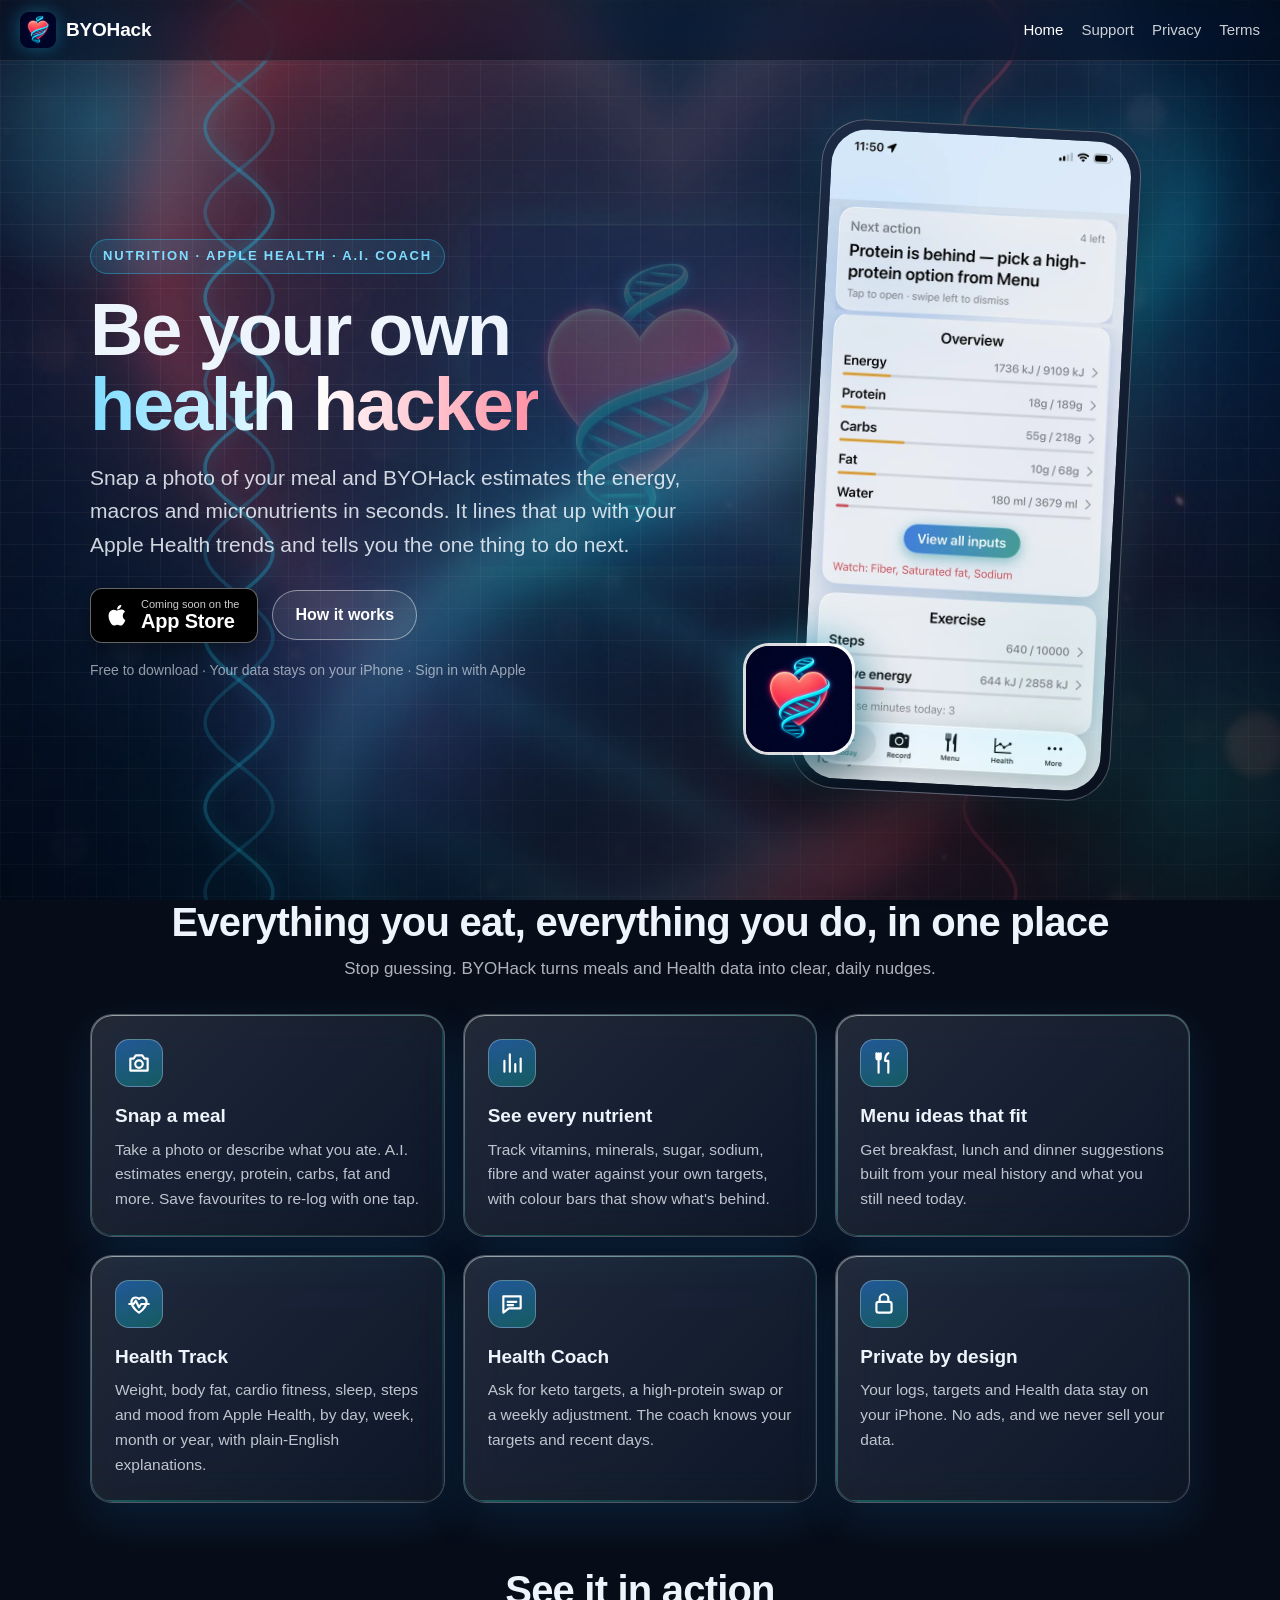
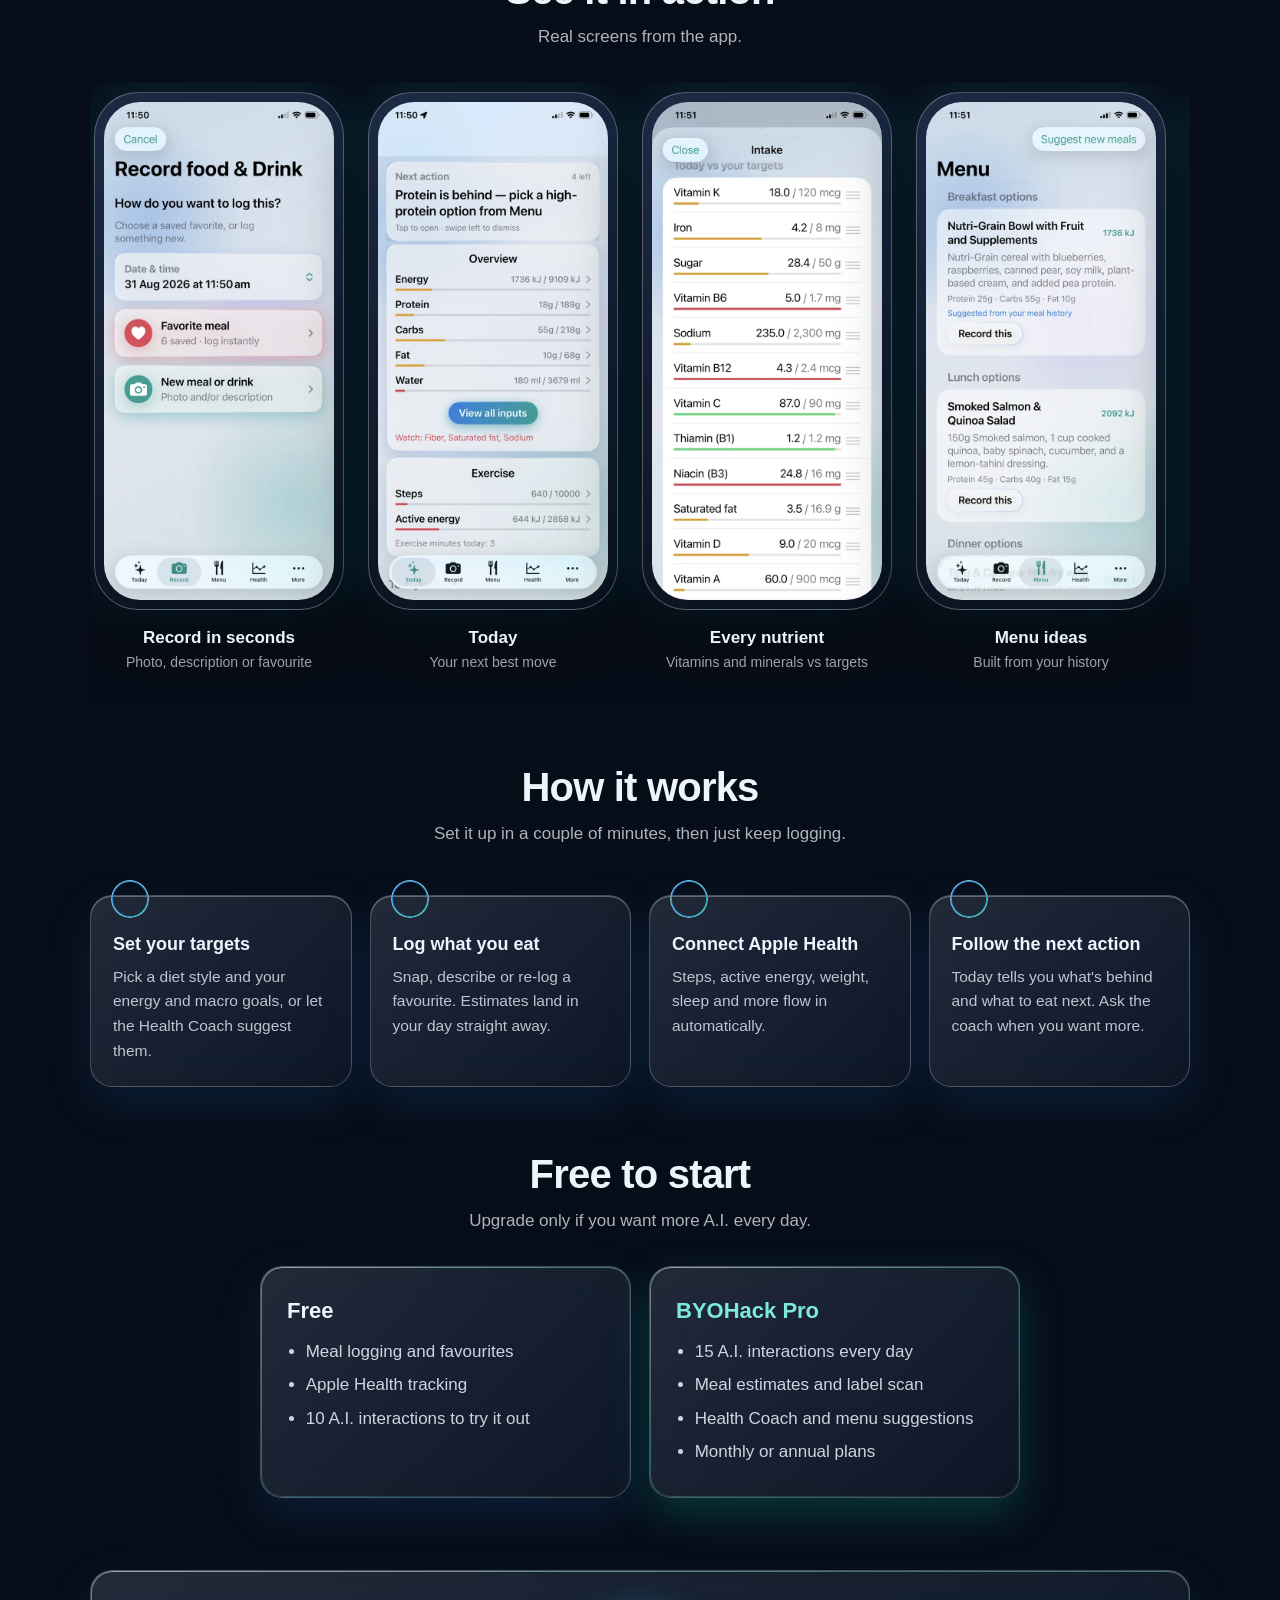
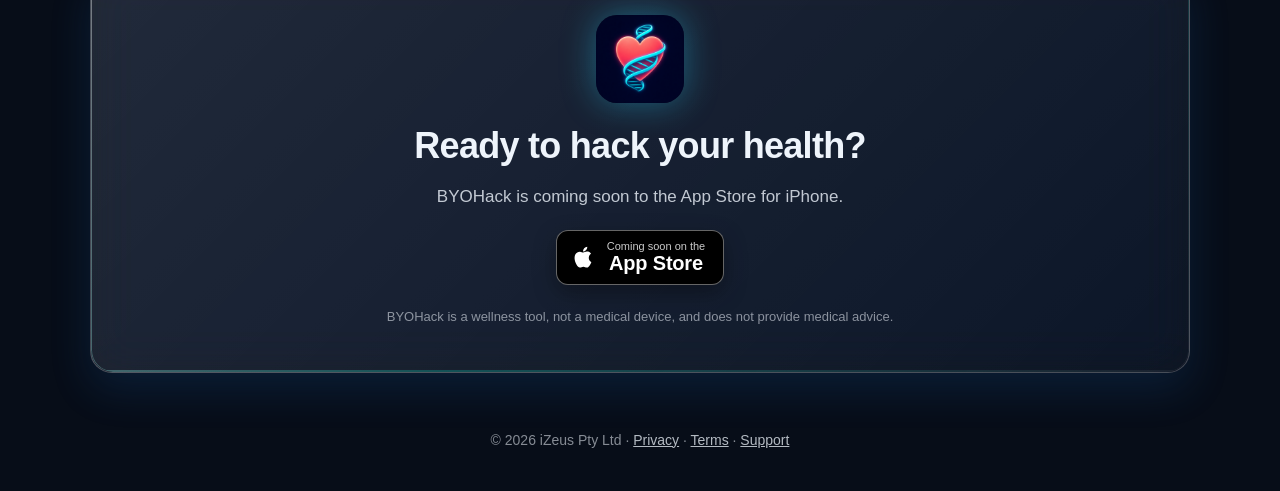
<file: index.html>
<!DOCTYPE html>
<html lang="en">
<head>
<meta charset="utf-8">
<meta name="viewport" content="width=device-width, initial-scale=1, viewport-fit=cover">
<title>BYOHack – Be your own health hacker, on iPhone</title>
<meta name="description" content="Snap a meal for instant nutrient estimates, track your Apple Health trends and get practical A.I. coaching. Your data stays on your iPhone.">
<meta name="theme-color" content="#070d18">
<meta property="og:title" content="BYOHack – Be your own health hacker, on iPhone">
<meta property="og:description" content="Snap a meal for instant nutrient estimates, track your Apple Health trends and get practical A.I. coaching. Your data stays on your iPhone.">
<meta property="og:image" content="https://byohack.izeus.org/assets/icon-512.png">
<link rel="icon" type="image/png" sizes="32x32" href="assets/icon-32.png">
<link rel="icon" type="image/png" sizes="512x512" href="assets/icon-512.png">
<link rel="apple-touch-icon" href="assets/icon-180.png">
<link rel="stylesheet" href="assets/style.css?v=munr1v0b">
</head>
<body>
<div class="bg" aria-hidden="true">
  <div class="bg-art"></div>
  <img class="bg-mark" src="assets/icon-512.png" alt="">
  <div class="orb o1"></div><div class="orb o2"></div><div class="orb o3"></div><div class="orb o4"></div>
  <svg class="helix h1" viewBox="0 0 120 3400" preserveAspectRatio="none"><path class="a" d="M60.0 0L67.5 6L74.6 12L81.0 18L86.4 24L90.4 30L93.0 36L94.0 42L93.3 48L91.0 54L87.1 60L82.0 66L75.7 72L68.7 78L61.3 84L53.8 90L46.6 96L40.0 102L34.5 108L30.1 114L27.3 120L26.1 126L26.5 132L28.5 138L32.1 144L37.1 150L43.2 156L50.1 162L57.5 168L65.0 174L72.3 180L79.0 186L84.7 192L89.2 198L92.3 204L93.9 210L93.7 216L91.9 222L88.6 228L83.8 234L77.9 240L71.1 246L63.8 252L56.2 258L48.9 264L42.1 270L36.2 276L31.4 282L28.1 288L26.3 294L26.1 300L27.7 306L30.8 312L35.3 318L41.0 324L47.7 330L55.0 336L62.5 342L69.9 348L76.8 354L82.9 360L87.9 366L91.5 372L93.5 378L93.9 384L92.7 390L89.9 396L85.5 402L80.0 408L73.4 414L66.2 420L58.7 426L51.3 432L44.3 438L38.0 444L32.9 450L29.0 456L26.7 462L26.0 468L27.0 474L29.6 480L33.6 486L39.0 492L45.4 498L52.5 504L60.0 510L67.5 516L74.6 522L81.0 528L86.4 534L90.4 540L93.0 546L94.0 552L93.3 558L91.0 564L87.1 570L82.0 576L75.7 582L68.7 588L61.3 594L53.8 600L46.6 606L40.0 612L34.5 618L30.1 624L27.3 630L26.1 636L26.5 642L28.5 648L32.1 654L37.1 660L43.2 666L50.1 672L57.5 678L65.0 684L72.3 690L79.0 696L84.7 702L89.2 708L92.3 714L93.9 720L93.7 726L91.9 732L88.6 738L83.8 744L77.9 750L71.1 756L63.8 762L56.2 768L48.9 774L42.1 780L36.2 786L31.4 792L28.1 798L26.3 804L26.1 810L27.7 816L30.8 822L35.3 828L41.0 834L47.7 840L55.0 846L62.5 852L69.9 858L76.8 864L82.9 870L87.9 876L91.5 882L93.5 888L93.9 894L92.7 900L89.9 906L85.5 912L80.0 918L73.4 924L66.2 930L58.7 936L51.3 942L44.3 948L38.0 954L32.9 960L29.0 966L26.7 972L26.0 978L27.0 984L29.6 990L33.6 996L39.0 1002L45.4 1008L52.5 1014L60.0 1020L67.5 1026L74.6 1032L81.0 1038L86.4 1044L90.4 1050L93.0 1056L94.0 1062L93.3 1068L91.0 1074L87.1 1080L82.0 1086L75.7 1092L68.7 1098L61.3 1104L53.8 1110L46.6 1116L40.0 1122L34.5 1128L30.1 1134L27.3 1140L26.1 1146L26.5 1152L28.5 1158L32.1 1164L37.1 1170L43.2 1176L50.1 1182L57.5 1188L65.0 1194L72.3 1200L79.0 1206L84.7 1212L89.2 1218L92.3 1224L93.9 1230L93.7 1236L91.9 1242L88.6 1248L83.8 1254L77.9 1260L71.1 1266L63.8 1272L56.2 1278L48.9 1284L42.1 1290L36.2 1296L31.4 1302L28.1 1308L26.3 1314L26.1 1320L27.7 1326L30.8 1332L35.3 1338L41.0 1344L47.7 1350L55.0 1356L62.5 1362L69.9 1368L76.8 1374L82.9 1380L87.9 1386L91.5 1392L93.5 1398L93.9 1404L92.7 1410L89.9 1416L85.5 1422L80.0 1428L73.4 1434L66.2 1440L58.7 1446L51.3 1452L44.3 1458L38.0 1464L32.9 1470L29.0 1476L26.7 1482L26.0 1488L27.0 1494L29.6 1500L33.6 1506L39.0 1512L45.4 1518L52.5 1524L60.0 1530L67.5 1536L74.6 1542L81.0 1548L86.4 1554L90.4 1560L93.0 1566L94.0 1572L93.3 1578L91.0 1584L87.1 1590L82.0 1596L75.7 1602L68.7 1608L61.3 1614L53.8 1620L46.6 1626L40.0 1632L34.5 1638L30.1 1644L27.3 1650L26.1 1656L26.5 1662L28.5 1668L32.1 1674L37.1 1680L43.2 1686L50.1 1692L57.5 1698L65.0 1704L72.3 1710L79.0 1716L84.7 1722L89.2 1728L92.3 1734L93.9 1740L93.7 1746L91.9 1752L88.6 1758L83.8 1764L77.9 1770L71.1 1776L63.8 1782L56.2 1788L48.9 1794L42.1 1800L36.2 1806L31.4 1812L28.1 1818L26.3 1824L26.1 1830L27.7 1836L30.8 1842L35.3 1848L41.0 1854L47.7 1860L55.0 1866L62.5 1872L69.9 1878L76.8 1884L82.9 1890L87.9 1896L91.5 1902L93.5 1908L93.9 1914L92.7 1920L89.9 1926L85.5 1932L80.0 1938L73.4 1944L66.2 1950L58.7 1956L51.3 1962L44.3 1968L38.0 1974L32.9 1980L29.0 1986L26.7 1992L26.0 1998L27.0 2004L29.6 2010L33.6 2016L39.0 2022L45.4 2028L52.5 2034L60.0 2040L67.5 2046L74.6 2052L81.0 2058L86.4 2064L90.4 2070L93.0 2076L94.0 2082L93.3 2088L91.0 2094L87.1 2100L82.0 2106L75.7 2112L68.7 2118L61.3 2124L53.8 2130L46.6 2136L40.0 2142L34.5 2148L30.1 2154L27.3 2160L26.1 2166L26.5 2172L28.5 2178L32.1 2184L37.1 2190L43.2 2196L50.1 2202L57.5 2208L65.0 2214L72.3 2220L79.0 2226L84.7 2232L89.2 2238L92.3 2244L93.9 2250L93.7 2256L91.9 2262L88.6 2268L83.8 2274L77.9 2280L71.1 2286L63.8 2292L56.2 2298L48.9 2304L42.1 2310L36.2 2316L31.4 2322L28.1 2328L26.3 2334L26.1 2340L27.7 2346L30.8 2352L35.3 2358L41.0 2364L47.7 2370L55.0 2376L62.5 2382L69.9 2388L76.8 2394L82.9 2400L87.9 2406L91.5 2412L93.5 2418L93.9 2424L92.7 2430L89.9 2436L85.5 2442L80.0 2448L73.4 2454L66.2 2460L58.7 2466L51.3 2472L44.3 2478L38.0 2484L32.9 2490L29.0 2496L26.7 2502L26.0 2508L27.0 2514L29.6 2520L33.6 2526L39.0 2532L45.4 2538L52.5 2544L60.0 2550L67.5 2556L74.6 2562L81.0 2568L86.4 2574L90.4 2580L93.0 2586L94.0 2592L93.3 2598L91.0 2604L87.1 2610L82.0 2616L75.7 2622L68.7 2628L61.3 2634L53.8 2640L46.6 2646L40.0 2652L34.5 2658L30.1 2664L27.3 2670L26.1 2676L26.5 2682L28.5 2688L32.1 2694L37.1 2700L43.2 2706L50.1 2712L57.5 2718L65.0 2724L72.3 2730L79.0 2736L84.7 2742L89.2 2748L92.3 2754L93.9 2760L93.7 2766L91.9 2772L88.6 2778L83.8 2784L77.9 2790L71.1 2796L63.8 2802L56.2 2808L48.9 2814L42.1 2820L36.2 2826L31.4 2832L28.1 2838L26.3 2844L26.1 2850L27.7 2856L30.8 2862L35.3 2868L41.0 2874L47.7 2880L55.0 2886L62.5 2892L69.9 2898L76.8 2904L82.9 2910L87.9 2916L91.5 2922L93.5 2928L93.9 2934L92.7 2940L89.9 2946L85.5 2952L80.0 2958L73.4 2964L66.2 2970L58.7 2976L51.3 2982L44.3 2988L38.0 2994L32.9 3000L29.0 3006L26.7 3012L26.0 3018L27.0 3024L29.6 3030L33.6 3036L39.0 3042L45.4 3048L52.5 3054L60.0 3060L67.5 3066L74.6 3072L81.0 3078L86.4 3084L90.4 3090L93.0 3096L94.0 3102L93.3 3108L91.0 3114L87.1 3120L82.0 3126L75.7 3132L68.7 3138L61.3 3144L53.8 3150L46.6 3156L40.0 3162L34.5 3168L30.1 3174L27.3 3180L26.1 3186L26.5 3192L28.5 3198L32.1 3204L37.1 3210L43.2 3216L50.1 3222L57.5 3228L65.0 3234L72.3 3240L79.0 3246L84.7 3252L89.2 3258L92.3 3264L93.9 3270L93.7 3276L91.9 3282L88.6 3288L83.8 3294L77.9 3300L71.1 3306L63.8 3312L56.2 3318L48.9 3324L42.1 3330L36.2 3336L31.4 3342L28.1 3348L26.3 3354L26.1 3360L27.7 3366L30.8 3372L35.3 3378L41.0 3384L47.7 3390L55.0 3396"/><path class="b" d="M60.0 0L52.5 6L45.4 12L39.0 18L33.6 24L29.6 30L27.0 36L26.0 42L26.7 48L29.0 54L32.9 60L38.0 66L44.3 72L51.3 78L58.7 84L66.2 90L73.4 96L80.0 102L85.5 108L89.9 114L92.7 120L93.9 126L93.5 132L91.5 138L87.9 144L82.9 150L76.8 156L69.9 162L62.5 168L55.0 174L47.7 180L41.0 186L35.3 192L30.8 198L27.7 204L26.1 210L26.3 216L28.1 222L31.4 228L36.2 234L42.1 240L48.9 246L56.2 252L63.8 258L71.1 264L77.9 270L83.8 276L88.6 282L91.9 288L93.7 294L93.9 300L92.3 306L89.2 312L84.7 318L79.0 324L72.3 330L65.0 336L57.5 342L50.1 348L43.2 354L37.1 360L32.1 366L28.5 372L26.5 378L26.1 384L27.3 390L30.1 396L34.5 402L40.0 408L46.6 414L53.8 420L61.3 426L68.7 432L75.7 438L82.0 444L87.1 450L91.0 456L93.3 462L94.0 468L93.0 474L90.4 480L86.4 486L81.0 492L74.6 498L67.5 504L60.0 510L52.5 516L45.4 522L39.0 528L33.6 534L29.6 540L27.0 546L26.0 552L26.7 558L29.0 564L32.9 570L38.0 576L44.3 582L51.3 588L58.7 594L66.2 600L73.4 606L80.0 612L85.5 618L89.9 624L92.7 630L93.9 636L93.5 642L91.5 648L87.9 654L82.9 660L76.8 666L69.9 672L62.5 678L55.0 684L47.7 690L41.0 696L35.3 702L30.8 708L27.7 714L26.1 720L26.3 726L28.1 732L31.4 738L36.2 744L42.1 750L48.9 756L56.2 762L63.8 768L71.1 774L77.9 780L83.8 786L88.6 792L91.9 798L93.7 804L93.9 810L92.3 816L89.2 822L84.7 828L79.0 834L72.3 840L65.0 846L57.5 852L50.1 858L43.2 864L37.1 870L32.1 876L28.5 882L26.5 888L26.1 894L27.3 900L30.1 906L34.5 912L40.0 918L46.6 924L53.8 930L61.3 936L68.7 942L75.7 948L82.0 954L87.1 960L91.0 966L93.3 972L94.0 978L93.0 984L90.4 990L86.4 996L81.0 1002L74.6 1008L67.5 1014L60.0 1020L52.5 1026L45.4 1032L39.0 1038L33.6 1044L29.6 1050L27.0 1056L26.0 1062L26.7 1068L29.0 1074L32.9 1080L38.0 1086L44.3 1092L51.3 1098L58.7 1104L66.2 1110L73.4 1116L80.0 1122L85.5 1128L89.9 1134L92.7 1140L93.9 1146L93.5 1152L91.5 1158L87.9 1164L82.9 1170L76.8 1176L69.9 1182L62.5 1188L55.0 1194L47.7 1200L41.0 1206L35.3 1212L30.8 1218L27.7 1224L26.1 1230L26.3 1236L28.1 1242L31.4 1248L36.2 1254L42.1 1260L48.9 1266L56.2 1272L63.8 1278L71.1 1284L77.9 1290L83.8 1296L88.6 1302L91.9 1308L93.7 1314L93.9 1320L92.3 1326L89.2 1332L84.7 1338L79.0 1344L72.3 1350L65.0 1356L57.5 1362L50.1 1368L43.2 1374L37.1 1380L32.1 1386L28.5 1392L26.5 1398L26.1 1404L27.3 1410L30.1 1416L34.5 1422L40.0 1428L46.6 1434L53.8 1440L61.3 1446L68.7 1452L75.7 1458L82.0 1464L87.1 1470L91.0 1476L93.3 1482L94.0 1488L93.0 1494L90.4 1500L86.4 1506L81.0 1512L74.6 1518L67.5 1524L60.0 1530L52.5 1536L45.4 1542L39.0 1548L33.6 1554L29.6 1560L27.0 1566L26.0 1572L26.7 1578L29.0 1584L32.9 1590L38.0 1596L44.3 1602L51.3 1608L58.7 1614L66.2 1620L73.4 1626L80.0 1632L85.5 1638L89.9 1644L92.7 1650L93.9 1656L93.5 1662L91.5 1668L87.9 1674L82.9 1680L76.8 1686L69.9 1692L62.5 1698L55.0 1704L47.7 1710L41.0 1716L35.3 1722L30.8 1728L27.7 1734L26.1 1740L26.3 1746L28.1 1752L31.4 1758L36.2 1764L42.1 1770L48.9 1776L56.2 1782L63.8 1788L71.1 1794L77.9 1800L83.8 1806L88.6 1812L91.9 1818L93.7 1824L93.9 1830L92.3 1836L89.2 1842L84.7 1848L79.0 1854L72.3 1860L65.0 1866L57.5 1872L50.1 1878L43.2 1884L37.1 1890L32.1 1896L28.5 1902L26.5 1908L26.1 1914L27.3 1920L30.1 1926L34.5 1932L40.0 1938L46.6 1944L53.8 1950L61.3 1956L68.7 1962L75.7 1968L82.0 1974L87.1 1980L91.0 1986L93.3 1992L94.0 1998L93.0 2004L90.4 2010L86.4 2016L81.0 2022L74.6 2028L67.5 2034L60.0 2040L52.5 2046L45.4 2052L39.0 2058L33.6 2064L29.6 2070L27.0 2076L26.0 2082L26.7 2088L29.0 2094L32.9 2100L38.0 2106L44.3 2112L51.3 2118L58.7 2124L66.2 2130L73.4 2136L80.0 2142L85.5 2148L89.9 2154L92.7 2160L93.9 2166L93.5 2172L91.5 2178L87.9 2184L82.9 2190L76.8 2196L69.9 2202L62.5 2208L55.0 2214L47.7 2220L41.0 2226L35.3 2232L30.8 2238L27.7 2244L26.1 2250L26.3 2256L28.1 2262L31.4 2268L36.2 2274L42.1 2280L48.9 2286L56.2 2292L63.8 2298L71.1 2304L77.9 2310L83.8 2316L88.6 2322L91.9 2328L93.7 2334L93.9 2340L92.3 2346L89.2 2352L84.7 2358L79.0 2364L72.3 2370L65.0 2376L57.5 2382L50.1 2388L43.2 2394L37.1 2400L32.1 2406L28.5 2412L26.5 2418L26.1 2424L27.3 2430L30.1 2436L34.5 2442L40.0 2448L46.6 2454L53.8 2460L61.3 2466L68.7 2472L75.7 2478L82.0 2484L87.1 2490L91.0 2496L93.3 2502L94.0 2508L93.0 2514L90.4 2520L86.4 2526L81.0 2532L74.6 2538L67.5 2544L60.0 2550L52.5 2556L45.4 2562L39.0 2568L33.6 2574L29.6 2580L27.0 2586L26.0 2592L26.7 2598L29.0 2604L32.9 2610L38.0 2616L44.3 2622L51.3 2628L58.7 2634L66.2 2640L73.4 2646L80.0 2652L85.5 2658L89.9 2664L92.7 2670L93.9 2676L93.5 2682L91.5 2688L87.9 2694L82.9 2700L76.8 2706L69.9 2712L62.5 2718L55.0 2724L47.7 2730L41.0 2736L35.3 2742L30.8 2748L27.7 2754L26.1 2760L26.3 2766L28.1 2772L31.4 2778L36.2 2784L42.1 2790L48.9 2796L56.2 2802L63.8 2808L71.1 2814L77.9 2820L83.8 2826L88.6 2832L91.9 2838L93.7 2844L93.9 2850L92.3 2856L89.2 2862L84.7 2868L79.0 2874L72.3 2880L65.0 2886L57.5 2892L50.1 2898L43.2 2904L37.1 2910L32.1 2916L28.5 2922L26.5 2928L26.1 2934L27.3 2940L30.1 2946L34.5 2952L40.0 2958L46.6 2964L53.8 2970L61.3 2976L68.7 2982L75.7 2988L82.0 2994L87.1 3000L91.0 3006L93.3 3012L94.0 3018L93.0 3024L90.4 3030L86.4 3036L81.0 3042L74.6 3048L67.5 3054L60.0 3060L52.5 3066L45.4 3072L39.0 3078L33.6 3084L29.6 3090L27.0 3096L26.0 3102L26.7 3108L29.0 3114L32.9 3120L38.0 3126L44.3 3132L51.3 3138L58.7 3144L66.2 3150L73.4 3156L80.0 3162L85.5 3168L89.9 3174L92.7 3180L93.9 3186L93.5 3192L91.5 3198L87.9 3204L82.9 3210L76.8 3216L69.9 3222L62.5 3228L55.0 3234L47.7 3240L41.0 3246L35.3 3252L30.8 3258L27.7 3264L26.1 3270L26.3 3276L28.1 3282L31.4 3288L36.2 3294L42.1 3300L48.9 3306L56.2 3312L63.8 3318L71.1 3324L77.9 3330L83.8 3336L88.6 3342L91.9 3348L93.7 3354L93.9 3360L92.3 3366L89.2 3372L84.7 3378L79.0 3384L72.3 3390L65.0 3396"/></svg>
  <svg class="helix h2" viewBox="0 0 120 3400" preserveAspectRatio="none"><path class="a" d="M60.0 0L65.7 6L71.2 12L76.0 18L80.2 24L83.3 30L85.3 36L86.0 42L85.5 48L83.7 54L80.7 60L76.8 66L72.0 72L66.7 78L61.0 84L55.2 90L49.7 96L44.7 102L40.5 108L37.2 114L35.0 120L34.0 126L34.4 132L35.9 138L38.7 144L42.5 150L47.1 156L52.4 162L58.1 168L63.8 174L69.4 180L74.5 186L78.9 192L82.4 198L84.7 204L85.9 210L85.8 216L84.4 222L81.8 228L78.2 234L73.7 240L68.5 246L62.9 252L57.1 258L51.5 264L46.3 270L41.8 276L38.2 282L35.6 288L34.2 294L34.1 300L35.3 306L37.6 312L41.1 318L45.5 324L50.6 330L56.2 336L61.9 342L67.6 348L72.9 354L77.5 360L81.3 366L84.1 372L85.6 378L86.0 384L85.0 390L82.8 396L79.5 402L75.3 408L70.3 414L64.8 420L59.0 426L53.3 432L48.0 438L43.2 444L39.3 450L36.3 456L34.5 462L34.0 468L34.7 474L36.7 480L39.8 486L44.0 492L48.8 498L54.3 504L60.0 510L65.7 516L71.2 522L76.0 528L80.2 534L83.3 540L85.3 546L86.0 552L85.5 558L83.7 564L80.7 570L76.8 576L72.0 582L66.7 588L61.0 594L55.2 600L49.7 606L44.7 612L40.5 618L37.2 624L35.0 630L34.0 636L34.4 642L35.9 648L38.7 654L42.5 660L47.1 666L52.4 672L58.1 678L63.8 684L69.4 690L74.5 696L78.9 702L82.4 708L84.7 714L85.9 720L85.8 726L84.4 732L81.8 738L78.2 744L73.7 750L68.5 756L62.9 762L57.1 768L51.5 774L46.3 780L41.8 786L38.2 792L35.6 798L34.2 804L34.1 810L35.3 816L37.6 822L41.1 828L45.5 834L50.6 840L56.2 846L61.9 852L67.6 858L72.9 864L77.5 870L81.3 876L84.1 882L85.6 888L86.0 894L85.0 900L82.8 906L79.5 912L75.3 918L70.3 924L64.8 930L59.0 936L53.3 942L48.0 948L43.2 954L39.3 960L36.3 966L34.5 972L34.0 978L34.7 984L36.7 990L39.8 996L44.0 1002L48.8 1008L54.3 1014L60.0 1020L65.7 1026L71.2 1032L76.0 1038L80.2 1044L83.3 1050L85.3 1056L86.0 1062L85.5 1068L83.7 1074L80.7 1080L76.8 1086L72.0 1092L66.7 1098L61.0 1104L55.2 1110L49.7 1116L44.7 1122L40.5 1128L37.2 1134L35.0 1140L34.0 1146L34.4 1152L35.9 1158L38.7 1164L42.5 1170L47.1 1176L52.4 1182L58.1 1188L63.8 1194L69.4 1200L74.5 1206L78.9 1212L82.4 1218L84.7 1224L85.9 1230L85.8 1236L84.4 1242L81.8 1248L78.2 1254L73.7 1260L68.5 1266L62.9 1272L57.1 1278L51.5 1284L46.3 1290L41.8 1296L38.2 1302L35.6 1308L34.2 1314L34.1 1320L35.3 1326L37.6 1332L41.1 1338L45.5 1344L50.6 1350L56.2 1356L61.9 1362L67.6 1368L72.9 1374L77.5 1380L81.3 1386L84.1 1392L85.6 1398L86.0 1404L85.0 1410L82.8 1416L79.5 1422L75.3 1428L70.3 1434L64.8 1440L59.0 1446L53.3 1452L48.0 1458L43.2 1464L39.3 1470L36.3 1476L34.5 1482L34.0 1488L34.7 1494L36.7 1500L39.8 1506L44.0 1512L48.8 1518L54.3 1524L60.0 1530L65.7 1536L71.2 1542L76.0 1548L80.2 1554L83.3 1560L85.3 1566L86.0 1572L85.5 1578L83.7 1584L80.7 1590L76.8 1596L72.0 1602L66.7 1608L61.0 1614L55.2 1620L49.7 1626L44.7 1632L40.5 1638L37.2 1644L35.0 1650L34.0 1656L34.4 1662L35.9 1668L38.7 1674L42.5 1680L47.1 1686L52.4 1692L58.1 1698L63.8 1704L69.4 1710L74.5 1716L78.9 1722L82.4 1728L84.7 1734L85.9 1740L85.8 1746L84.4 1752L81.8 1758L78.2 1764L73.7 1770L68.5 1776L62.9 1782L57.1 1788L51.5 1794L46.3 1800L41.8 1806L38.2 1812L35.6 1818L34.2 1824L34.1 1830L35.3 1836L37.6 1842L41.1 1848L45.5 1854L50.6 1860L56.2 1866L61.9 1872L67.6 1878L72.9 1884L77.5 1890L81.3 1896L84.1 1902L85.6 1908L86.0 1914L85.0 1920L82.8 1926L79.5 1932L75.3 1938L70.3 1944L64.8 1950L59.0 1956L53.3 1962L48.0 1968L43.2 1974L39.3 1980L36.3 1986L34.5 1992L34.0 1998L34.7 2004L36.7 2010L39.8 2016L44.0 2022L48.8 2028L54.3 2034L60.0 2040L65.7 2046L71.2 2052L76.0 2058L80.2 2064L83.3 2070L85.3 2076L86.0 2082L85.5 2088L83.7 2094L80.7 2100L76.8 2106L72.0 2112L66.7 2118L61.0 2124L55.2 2130L49.7 2136L44.7 2142L40.5 2148L37.2 2154L35.0 2160L34.0 2166L34.4 2172L35.9 2178L38.7 2184L42.5 2190L47.1 2196L52.4 2202L58.1 2208L63.8 2214L69.4 2220L74.5 2226L78.9 2232L82.4 2238L84.7 2244L85.9 2250L85.8 2256L84.4 2262L81.8 2268L78.2 2274L73.7 2280L68.5 2286L62.9 2292L57.1 2298L51.5 2304L46.3 2310L41.8 2316L38.2 2322L35.6 2328L34.2 2334L34.1 2340L35.3 2346L37.6 2352L41.1 2358L45.5 2364L50.6 2370L56.2 2376L61.9 2382L67.6 2388L72.9 2394L77.5 2400L81.3 2406L84.1 2412L85.6 2418L86.0 2424L85.0 2430L82.8 2436L79.5 2442L75.3 2448L70.3 2454L64.8 2460L59.0 2466L53.3 2472L48.0 2478L43.2 2484L39.3 2490L36.3 2496L34.5 2502L34.0 2508L34.7 2514L36.7 2520L39.8 2526L44.0 2532L48.8 2538L54.3 2544L60.0 2550L65.7 2556L71.2 2562L76.0 2568L80.2 2574L83.3 2580L85.3 2586L86.0 2592L85.5 2598L83.7 2604L80.7 2610L76.8 2616L72.0 2622L66.7 2628L61.0 2634L55.2 2640L49.7 2646L44.7 2652L40.5 2658L37.2 2664L35.0 2670L34.0 2676L34.4 2682L35.9 2688L38.7 2694L42.5 2700L47.1 2706L52.4 2712L58.1 2718L63.8 2724L69.4 2730L74.5 2736L78.9 2742L82.4 2748L84.7 2754L85.9 2760L85.8 2766L84.4 2772L81.8 2778L78.2 2784L73.7 2790L68.5 2796L62.9 2802L57.1 2808L51.5 2814L46.3 2820L41.8 2826L38.2 2832L35.6 2838L34.2 2844L34.1 2850L35.3 2856L37.6 2862L41.1 2868L45.5 2874L50.6 2880L56.2 2886L61.9 2892L67.6 2898L72.9 2904L77.5 2910L81.3 2916L84.1 2922L85.6 2928L86.0 2934L85.0 2940L82.8 2946L79.5 2952L75.3 2958L70.3 2964L64.8 2970L59.0 2976L53.3 2982L48.0 2988L43.2 2994L39.3 3000L36.3 3006L34.5 3012L34.0 3018L34.7 3024L36.7 3030L39.8 3036L44.0 3042L48.8 3048L54.3 3054L60.0 3060L65.7 3066L71.2 3072L76.0 3078L80.2 3084L83.3 3090L85.3 3096L86.0 3102L85.5 3108L83.7 3114L80.7 3120L76.8 3126L72.0 3132L66.7 3138L61.0 3144L55.2 3150L49.7 3156L44.7 3162L40.5 3168L37.2 3174L35.0 3180L34.0 3186L34.4 3192L35.9 3198L38.7 3204L42.5 3210L47.1 3216L52.4 3222L58.1 3228L63.8 3234L69.4 3240L74.5 3246L78.9 3252L82.4 3258L84.7 3264L85.9 3270L85.8 3276L84.4 3282L81.8 3288L78.2 3294L73.7 3300L68.5 3306L62.9 3312L57.1 3318L51.5 3324L46.3 3330L41.8 3336L38.2 3342L35.6 3348L34.2 3354L34.1 3360L35.3 3366L37.6 3372L41.1 3378L45.5 3384L50.6 3390L56.2 3396"/></svg>
  <div class="grid"></div>
  <div class="mist"></div>
</div>
<header class="nav">
  <a class="brand" href="index.html"><img src="assets/logo.png" alt="" width="36" height="36"><span>BYOHack</span></a>
  <nav class="nav-links"><a href="index.html" aria-current="page">Home</a><a href="support.html">Support</a><a href="privacy.html">Privacy</a><a href="terms.html">Terms</a></nav>
</header>
<main class="wrap wide">
<section class="pitch">
  <div>
    <span class="eyebrow">Nutrition &middot; Apple Health &middot; A.I. coach</span>
    <h1>Be your own <span class="grad">health hacker</span></h1>
    <p class="lead">Snap a photo of your meal and BYOHack estimates the energy, macros and micronutrients in seconds. It lines that up with your Apple Health trends and tells you the one thing to do next.</p>
    <div class="cta-row">
      <a class="store" data-store="6800939446" href="#get"><svg viewBox="0 0 24 24" aria-hidden="true"><path d="M16.4 12.6c0-2.4 2-3.6 2.1-3.7-1.1-1.7-2.9-1.9-3.5-1.9-1.5-.2-2.9.9-3.7.9-.8 0-1.9-.9-3.2-.8-1.6 0-3.1 1-4 2.4-1.7 3-.4 7.4 1.2 9.8.8 1.2 1.8 2.5 3 2.4 1.2 0 1.7-.8 3.1-.8 1.5 0 1.9.8 3.2.8 1.3 0 2.1-1.2 2.9-2.4.9-1.4 1.3-2.7 1.3-2.8-.1 0-2.4-.9-2.4-3.9zM14 5.5c.7-.8 1.1-1.9 1-3-1 0-2.1.7-2.8 1.5-.6.7-1.2 1.8-1 2.9 1.1.1 2.1-.6 2.8-1.4z"/></svg><span><small data-store-label>Coming soon on the</small><b>App Store</b></span></a>
      <a class="btn btn-ghost" href="#how">How it works</a>
    </div>
    <p class="meta">Free to download &middot; Your data stays on your iPhone &middot; Sign in with Apple</p>
  </div>
  <div class="pitch-art">
    <div class="frame"><img src="assets/shots/today.webp" alt="The Today screen: next action, energy, protein, carbs, fat, water and exercise" width="600" height="1300"></div>
    <img class="pitch-logo" src="assets/icon-512.png" alt="BYOHack app icon" width="120" height="120">
  </div>
</section>

<section id="features">
  <h2 class="section-title">Everything you eat, everything you do, in one place</h2>
  <p class="section-sub">Stop guessing. BYOHack turns meals and Health data into clear, daily nudges.</p>
  <div class="features">
    <div class="feature glass"><div class="icon"><svg viewBox="0 0 24 24" aria-hidden="true"><path d="M4 8h3l2-3h6l2 3h3v11H4z"/><circle cx="12" cy="13" r="3.5"/></svg></div><h3>Snap a meal</h3><p>Take a photo or describe what you ate. A.I. estimates energy, protein, carbs, fat and more. Save favourites to re-log with one tap.</p></div>
    <div class="feature glass"><div class="icon"><svg viewBox="0 0 24 24" aria-hidden="true"><path d="M5 20V10M10 20V4M15 20v-7M20 20V8"/></svg></div><h3>See every nutrient</h3><p>Track vitamins, minerals, sugar, sodium, fibre and water against your own targets, with colour bars that show what's behind.</p></div>
    <div class="feature glass"><div class="icon"><svg viewBox="0 0 24 24" aria-hidden="true"><path d="M7 3v8M5 3v4a2 2 0 0 0 4 0V3M7 11v10M16 3c-2 1-3 4-3 7h3v11"/></svg></div><h3>Menu ideas that fit</h3><p>Get breakfast, lunch and dinner suggestions built from your meal history and what you still need today.</p></div>
    <div class="feature glass"><div class="icon"><svg viewBox="0 0 24 24" aria-hidden="true"><path d="M12 20s-7-4.4-7-10a4 4 0 0 1 7-2.6A4 4 0 0 1 19 10c0 5.6-7 10-7 10z"/><path d="M3 12h4l2-3 3 6 2-3h7"/></svg></div><h3>Health Track</h3><p>Weight, body fat, cardio fitness, sleep, steps and mood from Apple Health, by day, week, month or year, with plain-English explanations.</p></div>
    <div class="feature glass"><div class="icon"><svg viewBox="0 0 24 24" aria-hidden="true"><path d="M4 5h16v11H9l-5 4z"/><path d="M8 10h8M8 13h5"/></svg></div><h3>Health Coach</h3><p>Ask for keto targets, a high-protein swap or a weekly adjustment. The coach knows your targets and recent days.</p></div>
    <div class="feature glass"><div class="icon"><svg viewBox="0 0 24 24" aria-hidden="true"><rect x="5" y="10" width="14" height="10" rx="2"/><path d="M8 10V7a4 4 0 0 1 8 0v3"/></svg></div><h3>Private by design</h3><p>Your logs, targets and Health data stay on your iPhone. No ads, and we never sell your data.</p></div>
  </div>
</section>

<section id="screens">
  <h2 class="section-title">See it in action</h2>
  <p class="section-sub">Real screens from the app.</p>
  <div class="shots">
    <figure class="shot"><div class="frame"><img src="assets/shots/record.webp" alt="Record food and drink: favourite meals or a new photo" width="600" height="1300" loading="lazy"></div><figcaption>Record in seconds<span>Photo, description or favourite</span></figcaption></figure>
    <figure class="shot"><div class="frame"><img src="assets/shots/today.webp" alt="Today overview with next action and macro bars" width="600" height="1300" loading="lazy"></div><figcaption>Today<span>Your next best move</span></figcaption></figure>
    <figure class="shot"><div class="frame"><img src="assets/shots/intake.webp" alt="Micronutrient intake versus targets" width="600" height="1300" loading="lazy"></div><figcaption>Every nutrient<span>Vitamins and minerals vs targets</span></figcaption></figure>
    <figure class="shot"><div class="frame"><img src="assets/shots/menu.webp" alt="Menu suggestions for breakfast and lunch" width="600" height="1300" loading="lazy"></div><figcaption>Menu ideas<span>Built from your history</span></figcaption></figure>
    <figure class="shot"><div class="frame"><img src="assets/shots/history.webp" alt="Meal history grouped by day with energy totals" width="600" height="1300" loading="lazy"></div><figcaption>Meal history<span>Every day at a glance</span></figcaption></figure>
    <figure class="shot"><div class="frame"><img src="assets/shots/energy.webp" alt="Energy intake chart by day with goal line" width="600" height="1300" loading="lazy"></div><figcaption>Energy<span>Intake against your goal</span></figcaption></figure>
    <figure class="shot"><div class="frame"><img src="assets/shots/weight.webp" alt="Weight and body fat trends from Apple Health" width="600" height="1300" loading="lazy"></div><figcaption>Weight trends<span>From your scale via Apple Health</span></figcaption></figure>
    <figure class="shot"><div class="frame"><img src="assets/shots/sleep.webp" alt="Sleep duration chart with goal line" width="600" height="1300" loading="lazy"></div><figcaption>Sleep<span>Why it matters, explained</span></figcaption></figure>
  </div>
</section>

<section id="how">
  <h2 class="section-title">How it works</h2>
  <p class="section-sub">Set it up in a couple of minutes, then just keep logging.</p>
  <ol class="steps">
    <li class="glass"><h3>Set your targets</h3><p>Pick a diet style and your energy and macro goals, or let the Health Coach suggest them.</p></li>
    <li class="glass"><h3>Log what you eat</h3><p>Snap, describe or re-log a favourite. Estimates land in your day straight away.</p></li>
    <li class="glass"><h3>Connect Apple Health</h3><p>Steps, active energy, weight, sleep and more flow in automatically.</p></li>
    <li class="glass"><h3>Follow the next action</h3><p>Today tells you what's behind and what to eat next. Ask the coach when you want more.</p></li>
  </ol>
</section>

<section id="pricing">
  <h2 class="section-title">Free to start</h2>
  <p class="section-sub">Upgrade only if you want more A.I. every day.</p>
  <div class="plans">
    <div class="plan glass"><h3>Free</h3><ul><li>Meal logging and favourites</li><li>Apple Health tracking</li><li>10 A.I. interactions to try it out</li></ul></div>
    <div class="plan glass pro"><h3>BYOHack Pro</h3><ul><li>15 A.I. interactions every day</li><li>Meal estimates and label scan</li><li>Health Coach and menu suggestions</li><li>Monthly or annual plans</li></ul></div>
  </div>
</section>

<section id="get">
  <div class="band glass">
    <img src="assets/icon-512.png" alt="" width="88" height="88">
    <h2>Ready to hack your health?</h2>
    <p data-store-text>BYOHack is coming soon to the App Store for iPhone.</p>
    <a class="store" data-store="6800939446" href="#get"><svg viewBox="0 0 24 24" aria-hidden="true"><path d="M16.4 12.6c0-2.4 2-3.6 2.1-3.7-1.1-1.7-2.9-1.9-3.5-1.9-1.5-.2-2.9.9-3.7.9-.8 0-1.9-.9-3.2-.8-1.6 0-3.1 1-4 2.4-1.7 3-.4 7.4 1.2 9.8.8 1.2 1.8 2.5 3 2.4 1.2 0 1.7-.8 3.1-.8 1.5 0 1.9.8 3.2.8 1.3 0 2.1-1.2 2.9-2.4.9-1.4 1.3-2.7 1.3-2.8-.1 0-2.4-.9-2.4-3.9zM14 5.5c.7-.8 1.1-1.9 1-3-1 0-2.1.7-2.8 1.5-.6.7-1.2 1.8-1 2.9 1.1.1 2.1-.6 2.8-1.4z"/></svg><span><small data-store-label>Coming soon on the</small><b>App Store</b></span></a>
    <p class="fine">BYOHack is a wellness tool, not a medical device, and does not provide medical advice.</p>
  </div>
</section>
</main>
<footer class="foot">&copy; 2026 iZeus Pty Ltd &middot; <a href="privacy.html">Privacy</a> &middot; <a href="terms.html">Terms</a> &middot; <a href="support.html">Support</a></footer>
<script src="assets/site.js?v=munr1v0b"></script>
</body>
</html>
</file>
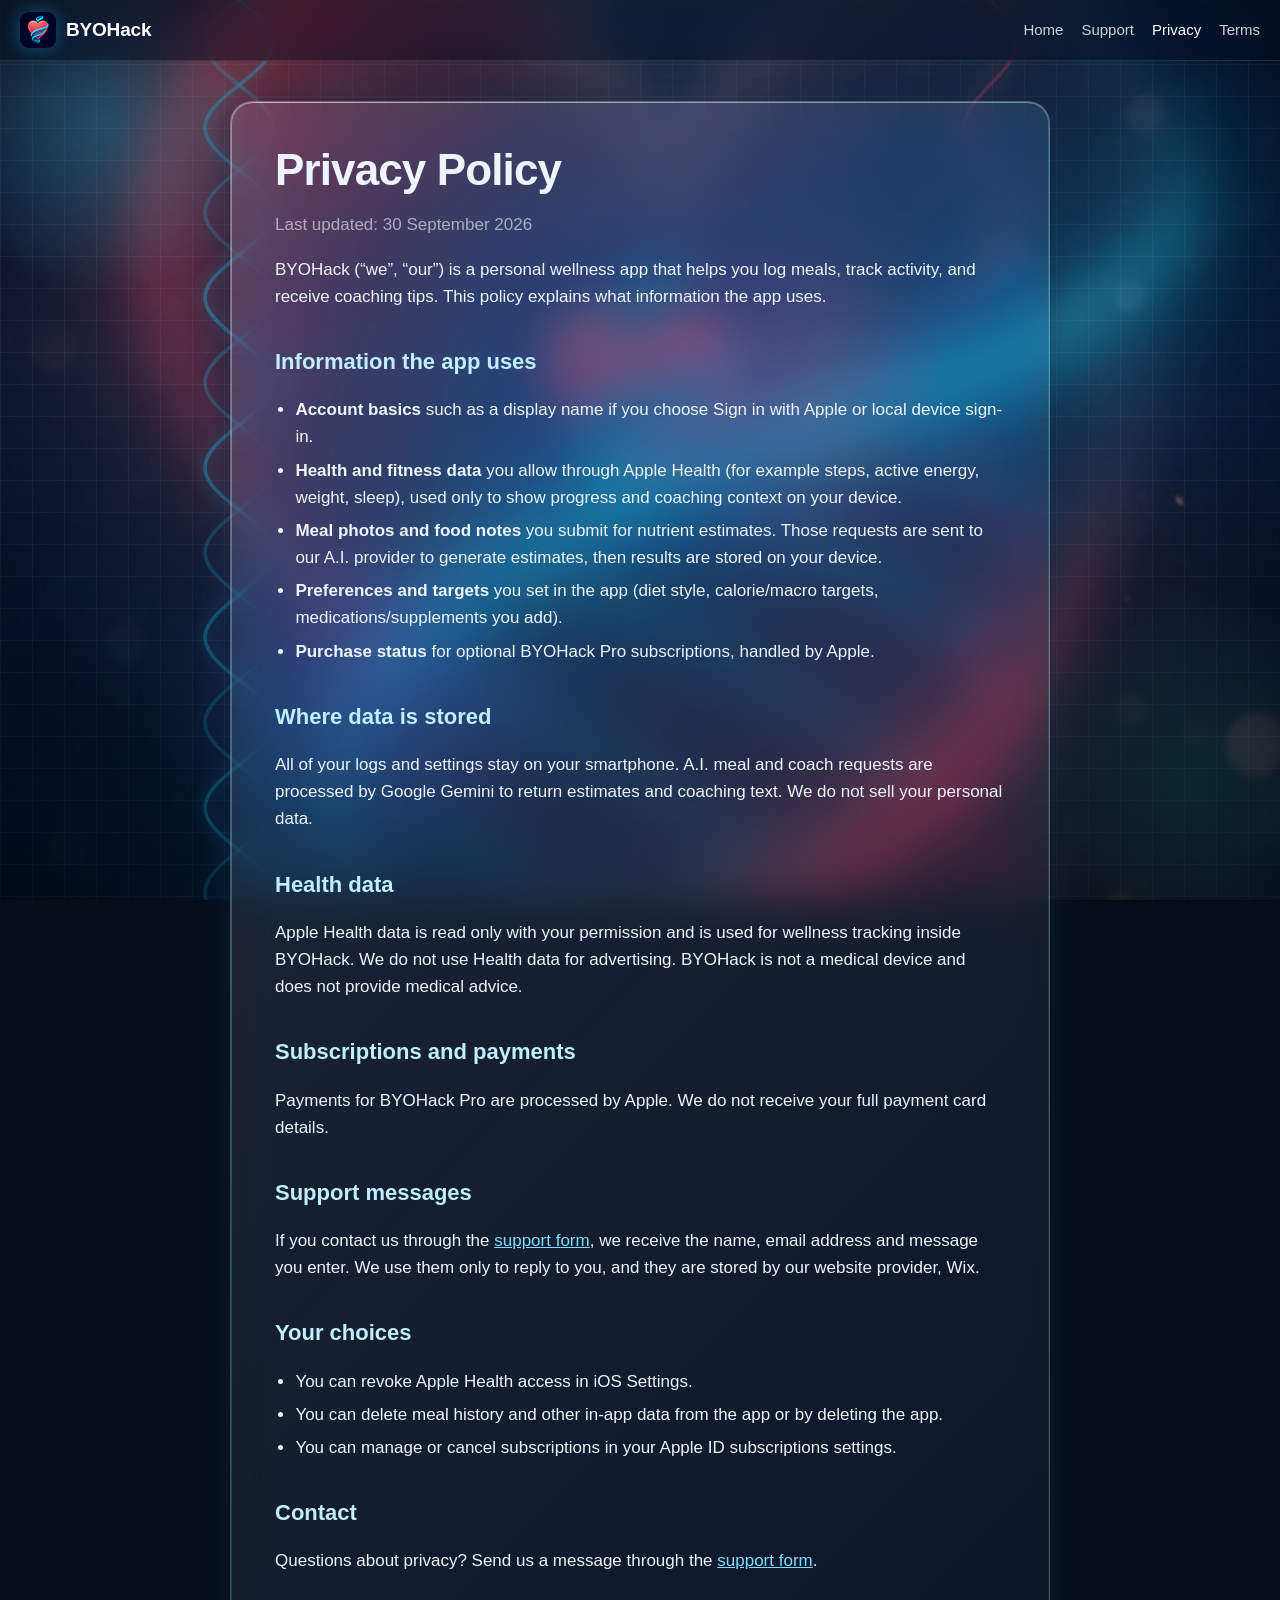
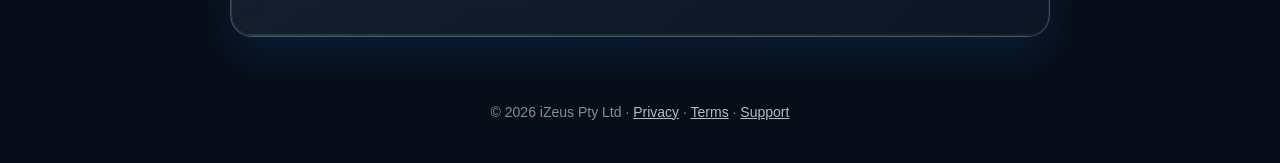
<file: privacy.html>
<!DOCTYPE html>
<html lang="en">
<head>
<meta charset="utf-8">
<meta name="viewport" content="width=device-width, initial-scale=1, viewport-fit=cover">
<title>BYOHack Privacy Policy</title>
<meta name="description" content="How the BYOHack iPhone app handles your information.">
<meta name="theme-color" content="#070d18">
<meta property="og:title" content="BYOHack Privacy Policy">
<meta property="og:description" content="How the BYOHack iPhone app handles your information.">
<meta property="og:image" content="https://byohack.izeus.org/assets/icon-512.png">
<link rel="icon" type="image/png" sizes="32x32" href="assets/icon-32.png">
<link rel="icon" type="image/png" sizes="512x512" href="assets/icon-512.png">
<link rel="apple-touch-icon" href="assets/icon-180.png">
<link rel="stylesheet" href="assets/style.css?v=munr1v0b">
</head>
<body>
<div class="bg" aria-hidden="true">
  <div class="bg-art"></div>
  <img class="bg-mark" src="assets/icon-512.png" alt="">
  <div class="orb o1"></div><div class="orb o2"></div><div class="orb o3"></div><div class="orb o4"></div>
  <svg class="helix h1" viewBox="0 0 120 3400" preserveAspectRatio="none"><path class="a" d="M60.0 0L67.5 6L74.6 12L81.0 18L86.4 24L90.4 30L93.0 36L94.0 42L93.3 48L91.0 54L87.1 60L82.0 66L75.7 72L68.7 78L61.3 84L53.8 90L46.6 96L40.0 102L34.5 108L30.1 114L27.3 120L26.1 126L26.5 132L28.5 138L32.1 144L37.1 150L43.2 156L50.1 162L57.5 168L65.0 174L72.3 180L79.0 186L84.7 192L89.2 198L92.3 204L93.9 210L93.7 216L91.9 222L88.6 228L83.8 234L77.9 240L71.1 246L63.8 252L56.2 258L48.9 264L42.1 270L36.2 276L31.4 282L28.1 288L26.3 294L26.1 300L27.7 306L30.8 312L35.3 318L41.0 324L47.7 330L55.0 336L62.5 342L69.9 348L76.8 354L82.9 360L87.9 366L91.5 372L93.5 378L93.9 384L92.7 390L89.9 396L85.5 402L80.0 408L73.4 414L66.2 420L58.7 426L51.3 432L44.3 438L38.0 444L32.9 450L29.0 456L26.7 462L26.0 468L27.0 474L29.6 480L33.6 486L39.0 492L45.4 498L52.5 504L60.0 510L67.5 516L74.6 522L81.0 528L86.4 534L90.4 540L93.0 546L94.0 552L93.3 558L91.0 564L87.1 570L82.0 576L75.7 582L68.7 588L61.3 594L53.8 600L46.6 606L40.0 612L34.5 618L30.1 624L27.3 630L26.1 636L26.5 642L28.5 648L32.1 654L37.1 660L43.2 666L50.1 672L57.5 678L65.0 684L72.3 690L79.0 696L84.7 702L89.2 708L92.3 714L93.9 720L93.7 726L91.9 732L88.6 738L83.8 744L77.9 750L71.1 756L63.8 762L56.2 768L48.9 774L42.1 780L36.2 786L31.4 792L28.1 798L26.3 804L26.1 810L27.7 816L30.8 822L35.3 828L41.0 834L47.7 840L55.0 846L62.5 852L69.9 858L76.8 864L82.9 870L87.9 876L91.5 882L93.5 888L93.9 894L92.7 900L89.9 906L85.5 912L80.0 918L73.4 924L66.2 930L58.7 936L51.3 942L44.3 948L38.0 954L32.9 960L29.0 966L26.7 972L26.0 978L27.0 984L29.6 990L33.6 996L39.0 1002L45.4 1008L52.5 1014L60.0 1020L67.5 1026L74.6 1032L81.0 1038L86.4 1044L90.4 1050L93.0 1056L94.0 1062L93.3 1068L91.0 1074L87.1 1080L82.0 1086L75.7 1092L68.7 1098L61.3 1104L53.8 1110L46.6 1116L40.0 1122L34.5 1128L30.1 1134L27.3 1140L26.1 1146L26.5 1152L28.5 1158L32.1 1164L37.1 1170L43.2 1176L50.1 1182L57.5 1188L65.0 1194L72.3 1200L79.0 1206L84.7 1212L89.2 1218L92.3 1224L93.9 1230L93.7 1236L91.9 1242L88.6 1248L83.8 1254L77.9 1260L71.1 1266L63.8 1272L56.2 1278L48.9 1284L42.1 1290L36.2 1296L31.4 1302L28.1 1308L26.3 1314L26.1 1320L27.7 1326L30.8 1332L35.3 1338L41.0 1344L47.7 1350L55.0 1356L62.5 1362L69.9 1368L76.8 1374L82.9 1380L87.9 1386L91.5 1392L93.5 1398L93.9 1404L92.7 1410L89.9 1416L85.5 1422L80.0 1428L73.4 1434L66.2 1440L58.7 1446L51.3 1452L44.3 1458L38.0 1464L32.9 1470L29.0 1476L26.7 1482L26.0 1488L27.0 1494L29.6 1500L33.6 1506L39.0 1512L45.4 1518L52.5 1524L60.0 1530L67.5 1536L74.6 1542L81.0 1548L86.4 1554L90.4 1560L93.0 1566L94.0 1572L93.3 1578L91.0 1584L87.1 1590L82.0 1596L75.7 1602L68.7 1608L61.3 1614L53.8 1620L46.6 1626L40.0 1632L34.5 1638L30.1 1644L27.3 1650L26.1 1656L26.5 1662L28.5 1668L32.1 1674L37.1 1680L43.2 1686L50.1 1692L57.5 1698L65.0 1704L72.3 1710L79.0 1716L84.7 1722L89.2 1728L92.3 1734L93.9 1740L93.7 1746L91.9 1752L88.6 1758L83.8 1764L77.9 1770L71.1 1776L63.8 1782L56.2 1788L48.9 1794L42.1 1800L36.2 1806L31.4 1812L28.1 1818L26.3 1824L26.1 1830L27.7 1836L30.8 1842L35.3 1848L41.0 1854L47.7 1860L55.0 1866L62.5 1872L69.9 1878L76.8 1884L82.9 1890L87.9 1896L91.5 1902L93.5 1908L93.9 1914L92.7 1920L89.9 1926L85.5 1932L80.0 1938L73.4 1944L66.2 1950L58.7 1956L51.3 1962L44.3 1968L38.0 1974L32.9 1980L29.0 1986L26.7 1992L26.0 1998L27.0 2004L29.6 2010L33.6 2016L39.0 2022L45.4 2028L52.5 2034L60.0 2040L67.5 2046L74.6 2052L81.0 2058L86.4 2064L90.4 2070L93.0 2076L94.0 2082L93.3 2088L91.0 2094L87.1 2100L82.0 2106L75.7 2112L68.7 2118L61.3 2124L53.8 2130L46.6 2136L40.0 2142L34.5 2148L30.1 2154L27.3 2160L26.1 2166L26.5 2172L28.5 2178L32.1 2184L37.1 2190L43.2 2196L50.1 2202L57.5 2208L65.0 2214L72.3 2220L79.0 2226L84.7 2232L89.2 2238L92.3 2244L93.9 2250L93.7 2256L91.9 2262L88.6 2268L83.8 2274L77.9 2280L71.1 2286L63.8 2292L56.2 2298L48.9 2304L42.1 2310L36.2 2316L31.4 2322L28.1 2328L26.3 2334L26.1 2340L27.7 2346L30.8 2352L35.3 2358L41.0 2364L47.7 2370L55.0 2376L62.5 2382L69.9 2388L76.8 2394L82.9 2400L87.9 2406L91.5 2412L93.5 2418L93.9 2424L92.7 2430L89.9 2436L85.5 2442L80.0 2448L73.4 2454L66.2 2460L58.7 2466L51.3 2472L44.3 2478L38.0 2484L32.9 2490L29.0 2496L26.7 2502L26.0 2508L27.0 2514L29.6 2520L33.6 2526L39.0 2532L45.4 2538L52.5 2544L60.0 2550L67.5 2556L74.6 2562L81.0 2568L86.4 2574L90.4 2580L93.0 2586L94.0 2592L93.3 2598L91.0 2604L87.1 2610L82.0 2616L75.7 2622L68.7 2628L61.3 2634L53.8 2640L46.6 2646L40.0 2652L34.5 2658L30.1 2664L27.3 2670L26.1 2676L26.5 2682L28.5 2688L32.1 2694L37.1 2700L43.2 2706L50.1 2712L57.5 2718L65.0 2724L72.3 2730L79.0 2736L84.7 2742L89.2 2748L92.3 2754L93.9 2760L93.7 2766L91.9 2772L88.6 2778L83.8 2784L77.9 2790L71.1 2796L63.8 2802L56.2 2808L48.9 2814L42.1 2820L36.2 2826L31.4 2832L28.1 2838L26.3 2844L26.1 2850L27.7 2856L30.8 2862L35.3 2868L41.0 2874L47.7 2880L55.0 2886L62.5 2892L69.9 2898L76.8 2904L82.9 2910L87.9 2916L91.5 2922L93.5 2928L93.9 2934L92.7 2940L89.9 2946L85.5 2952L80.0 2958L73.4 2964L66.2 2970L58.7 2976L51.3 2982L44.3 2988L38.0 2994L32.9 3000L29.0 3006L26.7 3012L26.0 3018L27.0 3024L29.6 3030L33.6 3036L39.0 3042L45.4 3048L52.5 3054L60.0 3060L67.5 3066L74.6 3072L81.0 3078L86.4 3084L90.4 3090L93.0 3096L94.0 3102L93.3 3108L91.0 3114L87.1 3120L82.0 3126L75.7 3132L68.7 3138L61.3 3144L53.8 3150L46.6 3156L40.0 3162L34.5 3168L30.1 3174L27.3 3180L26.1 3186L26.5 3192L28.5 3198L32.1 3204L37.1 3210L43.2 3216L50.1 3222L57.5 3228L65.0 3234L72.3 3240L79.0 3246L84.7 3252L89.2 3258L92.3 3264L93.9 3270L93.7 3276L91.9 3282L88.6 3288L83.8 3294L77.9 3300L71.1 3306L63.8 3312L56.2 3318L48.9 3324L42.1 3330L36.2 3336L31.4 3342L28.1 3348L26.3 3354L26.1 3360L27.7 3366L30.8 3372L35.3 3378L41.0 3384L47.7 3390L55.0 3396"/><path class="b" d="M60.0 0L52.5 6L45.4 12L39.0 18L33.6 24L29.6 30L27.0 36L26.0 42L26.7 48L29.0 54L32.9 60L38.0 66L44.3 72L51.3 78L58.7 84L66.2 90L73.4 96L80.0 102L85.5 108L89.9 114L92.7 120L93.9 126L93.5 132L91.5 138L87.9 144L82.9 150L76.8 156L69.9 162L62.5 168L55.0 174L47.7 180L41.0 186L35.3 192L30.8 198L27.7 204L26.1 210L26.3 216L28.1 222L31.4 228L36.2 234L42.1 240L48.9 246L56.2 252L63.8 258L71.1 264L77.9 270L83.8 276L88.6 282L91.9 288L93.7 294L93.9 300L92.3 306L89.2 312L84.7 318L79.0 324L72.3 330L65.0 336L57.5 342L50.1 348L43.2 354L37.1 360L32.1 366L28.5 372L26.5 378L26.1 384L27.3 390L30.1 396L34.5 402L40.0 408L46.6 414L53.8 420L61.3 426L68.7 432L75.7 438L82.0 444L87.1 450L91.0 456L93.3 462L94.0 468L93.0 474L90.4 480L86.4 486L81.0 492L74.6 498L67.5 504L60.0 510L52.5 516L45.4 522L39.0 528L33.6 534L29.6 540L27.0 546L26.0 552L26.7 558L29.0 564L32.9 570L38.0 576L44.3 582L51.3 588L58.7 594L66.2 600L73.4 606L80.0 612L85.5 618L89.9 624L92.7 630L93.9 636L93.5 642L91.5 648L87.9 654L82.9 660L76.8 666L69.9 672L62.5 678L55.0 684L47.7 690L41.0 696L35.3 702L30.8 708L27.7 714L26.1 720L26.3 726L28.1 732L31.4 738L36.2 744L42.1 750L48.9 756L56.2 762L63.8 768L71.1 774L77.9 780L83.8 786L88.6 792L91.9 798L93.7 804L93.9 810L92.3 816L89.2 822L84.7 828L79.0 834L72.3 840L65.0 846L57.5 852L50.1 858L43.2 864L37.1 870L32.1 876L28.5 882L26.5 888L26.1 894L27.3 900L30.1 906L34.5 912L40.0 918L46.6 924L53.8 930L61.3 936L68.7 942L75.7 948L82.0 954L87.1 960L91.0 966L93.3 972L94.0 978L93.0 984L90.4 990L86.4 996L81.0 1002L74.6 1008L67.5 1014L60.0 1020L52.5 1026L45.4 1032L39.0 1038L33.6 1044L29.6 1050L27.0 1056L26.0 1062L26.7 1068L29.0 1074L32.9 1080L38.0 1086L44.3 1092L51.3 1098L58.7 1104L66.2 1110L73.4 1116L80.0 1122L85.5 1128L89.9 1134L92.7 1140L93.9 1146L93.5 1152L91.5 1158L87.9 1164L82.9 1170L76.8 1176L69.9 1182L62.5 1188L55.0 1194L47.7 1200L41.0 1206L35.3 1212L30.8 1218L27.7 1224L26.1 1230L26.3 1236L28.1 1242L31.4 1248L36.2 1254L42.1 1260L48.9 1266L56.2 1272L63.8 1278L71.1 1284L77.9 1290L83.8 1296L88.6 1302L91.9 1308L93.7 1314L93.9 1320L92.3 1326L89.2 1332L84.7 1338L79.0 1344L72.3 1350L65.0 1356L57.5 1362L50.1 1368L43.2 1374L37.1 1380L32.1 1386L28.5 1392L26.5 1398L26.1 1404L27.3 1410L30.1 1416L34.5 1422L40.0 1428L46.6 1434L53.8 1440L61.3 1446L68.7 1452L75.7 1458L82.0 1464L87.1 1470L91.0 1476L93.3 1482L94.0 1488L93.0 1494L90.4 1500L86.4 1506L81.0 1512L74.6 1518L67.5 1524L60.0 1530L52.5 1536L45.4 1542L39.0 1548L33.6 1554L29.6 1560L27.0 1566L26.0 1572L26.7 1578L29.0 1584L32.9 1590L38.0 1596L44.3 1602L51.3 1608L58.7 1614L66.2 1620L73.4 1626L80.0 1632L85.5 1638L89.9 1644L92.7 1650L93.9 1656L93.5 1662L91.5 1668L87.9 1674L82.9 1680L76.8 1686L69.9 1692L62.5 1698L55.0 1704L47.7 1710L41.0 1716L35.3 1722L30.8 1728L27.7 1734L26.1 1740L26.3 1746L28.1 1752L31.4 1758L36.2 1764L42.1 1770L48.9 1776L56.2 1782L63.8 1788L71.1 1794L77.9 1800L83.8 1806L88.6 1812L91.9 1818L93.7 1824L93.9 1830L92.3 1836L89.2 1842L84.7 1848L79.0 1854L72.3 1860L65.0 1866L57.5 1872L50.1 1878L43.2 1884L37.1 1890L32.1 1896L28.5 1902L26.5 1908L26.1 1914L27.3 1920L30.1 1926L34.5 1932L40.0 1938L46.6 1944L53.8 1950L61.3 1956L68.7 1962L75.7 1968L82.0 1974L87.1 1980L91.0 1986L93.3 1992L94.0 1998L93.0 2004L90.4 2010L86.4 2016L81.0 2022L74.6 2028L67.5 2034L60.0 2040L52.5 2046L45.4 2052L39.0 2058L33.6 2064L29.6 2070L27.0 2076L26.0 2082L26.7 2088L29.0 2094L32.9 2100L38.0 2106L44.3 2112L51.3 2118L58.7 2124L66.2 2130L73.4 2136L80.0 2142L85.5 2148L89.9 2154L92.7 2160L93.9 2166L93.5 2172L91.5 2178L87.9 2184L82.9 2190L76.8 2196L69.9 2202L62.5 2208L55.0 2214L47.7 2220L41.0 2226L35.3 2232L30.8 2238L27.7 2244L26.1 2250L26.3 2256L28.1 2262L31.4 2268L36.2 2274L42.1 2280L48.9 2286L56.2 2292L63.8 2298L71.1 2304L77.9 2310L83.8 2316L88.6 2322L91.9 2328L93.7 2334L93.9 2340L92.3 2346L89.2 2352L84.7 2358L79.0 2364L72.3 2370L65.0 2376L57.5 2382L50.1 2388L43.2 2394L37.1 2400L32.1 2406L28.5 2412L26.5 2418L26.1 2424L27.3 2430L30.1 2436L34.5 2442L40.0 2448L46.6 2454L53.8 2460L61.3 2466L68.7 2472L75.7 2478L82.0 2484L87.1 2490L91.0 2496L93.3 2502L94.0 2508L93.0 2514L90.4 2520L86.4 2526L81.0 2532L74.6 2538L67.5 2544L60.0 2550L52.5 2556L45.4 2562L39.0 2568L33.6 2574L29.6 2580L27.0 2586L26.0 2592L26.7 2598L29.0 2604L32.9 2610L38.0 2616L44.3 2622L51.3 2628L58.7 2634L66.2 2640L73.4 2646L80.0 2652L85.5 2658L89.9 2664L92.7 2670L93.9 2676L93.5 2682L91.5 2688L87.9 2694L82.9 2700L76.8 2706L69.9 2712L62.5 2718L55.0 2724L47.7 2730L41.0 2736L35.3 2742L30.8 2748L27.7 2754L26.1 2760L26.3 2766L28.1 2772L31.4 2778L36.2 2784L42.1 2790L48.9 2796L56.2 2802L63.8 2808L71.1 2814L77.9 2820L83.8 2826L88.6 2832L91.9 2838L93.7 2844L93.9 2850L92.3 2856L89.2 2862L84.7 2868L79.0 2874L72.3 2880L65.0 2886L57.5 2892L50.1 2898L43.2 2904L37.1 2910L32.1 2916L28.5 2922L26.5 2928L26.1 2934L27.3 2940L30.1 2946L34.5 2952L40.0 2958L46.6 2964L53.8 2970L61.3 2976L68.7 2982L75.7 2988L82.0 2994L87.1 3000L91.0 3006L93.3 3012L94.0 3018L93.0 3024L90.4 3030L86.4 3036L81.0 3042L74.6 3048L67.5 3054L60.0 3060L52.5 3066L45.4 3072L39.0 3078L33.6 3084L29.6 3090L27.0 3096L26.0 3102L26.7 3108L29.0 3114L32.9 3120L38.0 3126L44.3 3132L51.3 3138L58.7 3144L66.2 3150L73.4 3156L80.0 3162L85.5 3168L89.9 3174L92.7 3180L93.9 3186L93.5 3192L91.5 3198L87.9 3204L82.9 3210L76.8 3216L69.9 3222L62.5 3228L55.0 3234L47.7 3240L41.0 3246L35.3 3252L30.8 3258L27.7 3264L26.1 3270L26.3 3276L28.1 3282L31.4 3288L36.2 3294L42.1 3300L48.9 3306L56.2 3312L63.8 3318L71.1 3324L77.9 3330L83.8 3336L88.6 3342L91.9 3348L93.7 3354L93.9 3360L92.3 3366L89.2 3372L84.7 3378L79.0 3384L72.3 3390L65.0 3396"/></svg>
  <svg class="helix h2" viewBox="0 0 120 3400" preserveAspectRatio="none"><path class="a" d="M60.0 0L65.7 6L71.2 12L76.0 18L80.2 24L83.3 30L85.3 36L86.0 42L85.5 48L83.7 54L80.7 60L76.8 66L72.0 72L66.7 78L61.0 84L55.2 90L49.7 96L44.7 102L40.5 108L37.2 114L35.0 120L34.0 126L34.4 132L35.9 138L38.7 144L42.5 150L47.1 156L52.4 162L58.1 168L63.8 174L69.4 180L74.5 186L78.9 192L82.4 198L84.7 204L85.9 210L85.8 216L84.4 222L81.8 228L78.2 234L73.7 240L68.5 246L62.9 252L57.1 258L51.5 264L46.3 270L41.8 276L38.2 282L35.6 288L34.2 294L34.1 300L35.3 306L37.6 312L41.1 318L45.5 324L50.6 330L56.2 336L61.9 342L67.6 348L72.9 354L77.5 360L81.3 366L84.1 372L85.6 378L86.0 384L85.0 390L82.8 396L79.5 402L75.3 408L70.3 414L64.8 420L59.0 426L53.3 432L48.0 438L43.2 444L39.3 450L36.3 456L34.5 462L34.0 468L34.7 474L36.7 480L39.8 486L44.0 492L48.8 498L54.3 504L60.0 510L65.7 516L71.2 522L76.0 528L80.2 534L83.3 540L85.3 546L86.0 552L85.5 558L83.7 564L80.7 570L76.8 576L72.0 582L66.7 588L61.0 594L55.2 600L49.7 606L44.7 612L40.5 618L37.2 624L35.0 630L34.0 636L34.4 642L35.9 648L38.7 654L42.5 660L47.1 666L52.4 672L58.1 678L63.8 684L69.4 690L74.5 696L78.9 702L82.4 708L84.7 714L85.9 720L85.8 726L84.4 732L81.8 738L78.2 744L73.7 750L68.5 756L62.9 762L57.1 768L51.5 774L46.3 780L41.8 786L38.2 792L35.6 798L34.2 804L34.1 810L35.3 816L37.6 822L41.1 828L45.5 834L50.6 840L56.2 846L61.9 852L67.6 858L72.9 864L77.5 870L81.3 876L84.1 882L85.6 888L86.0 894L85.0 900L82.8 906L79.5 912L75.3 918L70.3 924L64.8 930L59.0 936L53.3 942L48.0 948L43.2 954L39.3 960L36.3 966L34.5 972L34.0 978L34.7 984L36.7 990L39.8 996L44.0 1002L48.8 1008L54.3 1014L60.0 1020L65.7 1026L71.2 1032L76.0 1038L80.2 1044L83.3 1050L85.3 1056L86.0 1062L85.5 1068L83.7 1074L80.7 1080L76.8 1086L72.0 1092L66.7 1098L61.0 1104L55.2 1110L49.7 1116L44.7 1122L40.5 1128L37.2 1134L35.0 1140L34.0 1146L34.4 1152L35.9 1158L38.7 1164L42.5 1170L47.1 1176L52.4 1182L58.1 1188L63.8 1194L69.4 1200L74.5 1206L78.9 1212L82.4 1218L84.7 1224L85.9 1230L85.8 1236L84.4 1242L81.8 1248L78.2 1254L73.7 1260L68.5 1266L62.9 1272L57.1 1278L51.5 1284L46.3 1290L41.8 1296L38.2 1302L35.6 1308L34.2 1314L34.1 1320L35.3 1326L37.6 1332L41.1 1338L45.5 1344L50.6 1350L56.2 1356L61.9 1362L67.6 1368L72.9 1374L77.5 1380L81.3 1386L84.1 1392L85.6 1398L86.0 1404L85.0 1410L82.8 1416L79.5 1422L75.3 1428L70.3 1434L64.8 1440L59.0 1446L53.3 1452L48.0 1458L43.2 1464L39.3 1470L36.3 1476L34.5 1482L34.0 1488L34.7 1494L36.7 1500L39.8 1506L44.0 1512L48.8 1518L54.3 1524L60.0 1530L65.7 1536L71.2 1542L76.0 1548L80.2 1554L83.3 1560L85.3 1566L86.0 1572L85.5 1578L83.7 1584L80.7 1590L76.8 1596L72.0 1602L66.7 1608L61.0 1614L55.2 1620L49.7 1626L44.7 1632L40.5 1638L37.2 1644L35.0 1650L34.0 1656L34.4 1662L35.9 1668L38.7 1674L42.5 1680L47.1 1686L52.4 1692L58.1 1698L63.8 1704L69.4 1710L74.5 1716L78.9 1722L82.4 1728L84.7 1734L85.9 1740L85.8 1746L84.4 1752L81.8 1758L78.2 1764L73.7 1770L68.5 1776L62.9 1782L57.1 1788L51.5 1794L46.3 1800L41.8 1806L38.2 1812L35.6 1818L34.2 1824L34.1 1830L35.3 1836L37.6 1842L41.1 1848L45.5 1854L50.6 1860L56.2 1866L61.9 1872L67.6 1878L72.9 1884L77.5 1890L81.3 1896L84.1 1902L85.6 1908L86.0 1914L85.0 1920L82.8 1926L79.5 1932L75.3 1938L70.3 1944L64.8 1950L59.0 1956L53.3 1962L48.0 1968L43.2 1974L39.3 1980L36.3 1986L34.5 1992L34.0 1998L34.7 2004L36.7 2010L39.8 2016L44.0 2022L48.8 2028L54.3 2034L60.0 2040L65.7 2046L71.2 2052L76.0 2058L80.2 2064L83.3 2070L85.3 2076L86.0 2082L85.5 2088L83.7 2094L80.7 2100L76.8 2106L72.0 2112L66.7 2118L61.0 2124L55.2 2130L49.7 2136L44.7 2142L40.5 2148L37.2 2154L35.0 2160L34.0 2166L34.4 2172L35.9 2178L38.7 2184L42.5 2190L47.1 2196L52.4 2202L58.1 2208L63.8 2214L69.4 2220L74.5 2226L78.9 2232L82.4 2238L84.7 2244L85.9 2250L85.8 2256L84.4 2262L81.8 2268L78.2 2274L73.7 2280L68.5 2286L62.9 2292L57.1 2298L51.5 2304L46.3 2310L41.8 2316L38.2 2322L35.6 2328L34.2 2334L34.1 2340L35.3 2346L37.6 2352L41.1 2358L45.5 2364L50.6 2370L56.2 2376L61.9 2382L67.6 2388L72.9 2394L77.5 2400L81.3 2406L84.1 2412L85.6 2418L86.0 2424L85.0 2430L82.8 2436L79.5 2442L75.3 2448L70.3 2454L64.8 2460L59.0 2466L53.3 2472L48.0 2478L43.2 2484L39.3 2490L36.3 2496L34.5 2502L34.0 2508L34.7 2514L36.7 2520L39.8 2526L44.0 2532L48.8 2538L54.3 2544L60.0 2550L65.7 2556L71.2 2562L76.0 2568L80.2 2574L83.3 2580L85.3 2586L86.0 2592L85.5 2598L83.7 2604L80.7 2610L76.8 2616L72.0 2622L66.7 2628L61.0 2634L55.2 2640L49.7 2646L44.7 2652L40.5 2658L37.2 2664L35.0 2670L34.0 2676L34.4 2682L35.9 2688L38.7 2694L42.5 2700L47.1 2706L52.4 2712L58.1 2718L63.8 2724L69.4 2730L74.5 2736L78.9 2742L82.4 2748L84.7 2754L85.9 2760L85.8 2766L84.4 2772L81.8 2778L78.2 2784L73.7 2790L68.5 2796L62.9 2802L57.1 2808L51.5 2814L46.3 2820L41.8 2826L38.2 2832L35.6 2838L34.2 2844L34.1 2850L35.3 2856L37.6 2862L41.1 2868L45.5 2874L50.6 2880L56.2 2886L61.9 2892L67.6 2898L72.9 2904L77.5 2910L81.3 2916L84.1 2922L85.6 2928L86.0 2934L85.0 2940L82.8 2946L79.5 2952L75.3 2958L70.3 2964L64.8 2970L59.0 2976L53.3 2982L48.0 2988L43.2 2994L39.3 3000L36.3 3006L34.5 3012L34.0 3018L34.7 3024L36.7 3030L39.8 3036L44.0 3042L48.8 3048L54.3 3054L60.0 3060L65.7 3066L71.2 3072L76.0 3078L80.2 3084L83.3 3090L85.3 3096L86.0 3102L85.5 3108L83.7 3114L80.7 3120L76.8 3126L72.0 3132L66.7 3138L61.0 3144L55.2 3150L49.7 3156L44.7 3162L40.5 3168L37.2 3174L35.0 3180L34.0 3186L34.4 3192L35.9 3198L38.7 3204L42.5 3210L47.1 3216L52.4 3222L58.1 3228L63.8 3234L69.4 3240L74.5 3246L78.9 3252L82.4 3258L84.7 3264L85.9 3270L85.8 3276L84.4 3282L81.8 3288L78.2 3294L73.7 3300L68.5 3306L62.9 3312L57.1 3318L51.5 3324L46.3 3330L41.8 3336L38.2 3342L35.6 3348L34.2 3354L34.1 3360L35.3 3366L37.6 3372L41.1 3378L45.5 3384L50.6 3390L56.2 3396"/></svg>
  <div class="grid"></div>
  <div class="mist"></div>
</div>
<header class="nav">
  <a class="brand" href="index.html"><img src="assets/logo.png" alt="" width="36" height="36"><span>BYOHack</span></a>
  <nav class="nav-links"><a href="index.html">Home</a><a href="support.html">Support</a><a href="privacy.html" aria-current="page">Privacy</a><a href="terms.html">Terms</a></nav>
</header>
<main class="wrap"><article class="doc glass">
<h1>Privacy Policy</h1>
<p class="muted">Last updated: 30 September 2026</p>
<p>BYOHack (&ldquo;we&rdquo;, &ldquo;our&rdquo;) is a personal wellness app that helps you log meals, track activity, and receive coaching tips. This policy explains what information the app uses.</p>

<h2>Information the app uses</h2>
<ul>
  <li><strong>Account basics</strong> such as a display name if you choose Sign in with Apple or local device sign-in.</li>
  <li><strong>Health and fitness data</strong> you allow through Apple Health (for example steps, active energy, weight, sleep), used only to show progress and coaching context on your device.</li>
  <li><strong>Meal photos and food notes</strong> you submit for nutrient estimates. Those requests are sent to our A.I. provider to generate estimates, then results are stored on your device.</li>
  <li><strong>Preferences and targets</strong> you set in the app (diet style, calorie/macro targets, medications/supplements you add).</li>
  <li><strong>Purchase status</strong> for optional BYOHack Pro subscriptions, handled by Apple.</li>
</ul>

<h2>Where data is stored</h2>
<p>All of your logs and settings stay on your smartphone. A.I. meal and coach requests are processed by Google Gemini to return estimates and coaching text. We do not sell your personal data.</p>

<h2>Health data</h2>
<p>Apple Health data is read only with your permission and is used for wellness tracking inside BYOHack. We do not use Health data for advertising. BYOHack is not a medical device and does not provide medical advice.</p>

<h2>Subscriptions and payments</h2>
<p>Payments for BYOHack Pro are processed by Apple. We do not receive your full payment card details.</p>

<h2>Support messages</h2>
<p>If you contact us through the <a href="support.html#contact">support form</a>, we receive the name, email address and message you enter. We use them only to reply to you, and they are stored by our website provider, Wix.</p>

<h2>Your choices</h2>
<ul>
  <li>You can revoke Apple Health access in iOS Settings.</li>
  <li>You can delete meal history and other in-app data from the app or by deleting the app.</li>
  <li>You can manage or cancel subscriptions in your Apple ID subscriptions settings.</li>
</ul>

<h2>Contact</h2>
<p>Questions about privacy? Send us a message through the <a href="support.html#contact">support form</a>.</p>
</article></main>
<footer class="foot">&copy; 2026 iZeus Pty Ltd &middot; <a href="privacy.html">Privacy</a> &middot; <a href="terms.html">Terms</a> &middot; <a href="support.html">Support</a></footer>
</body>
</html>
</file>
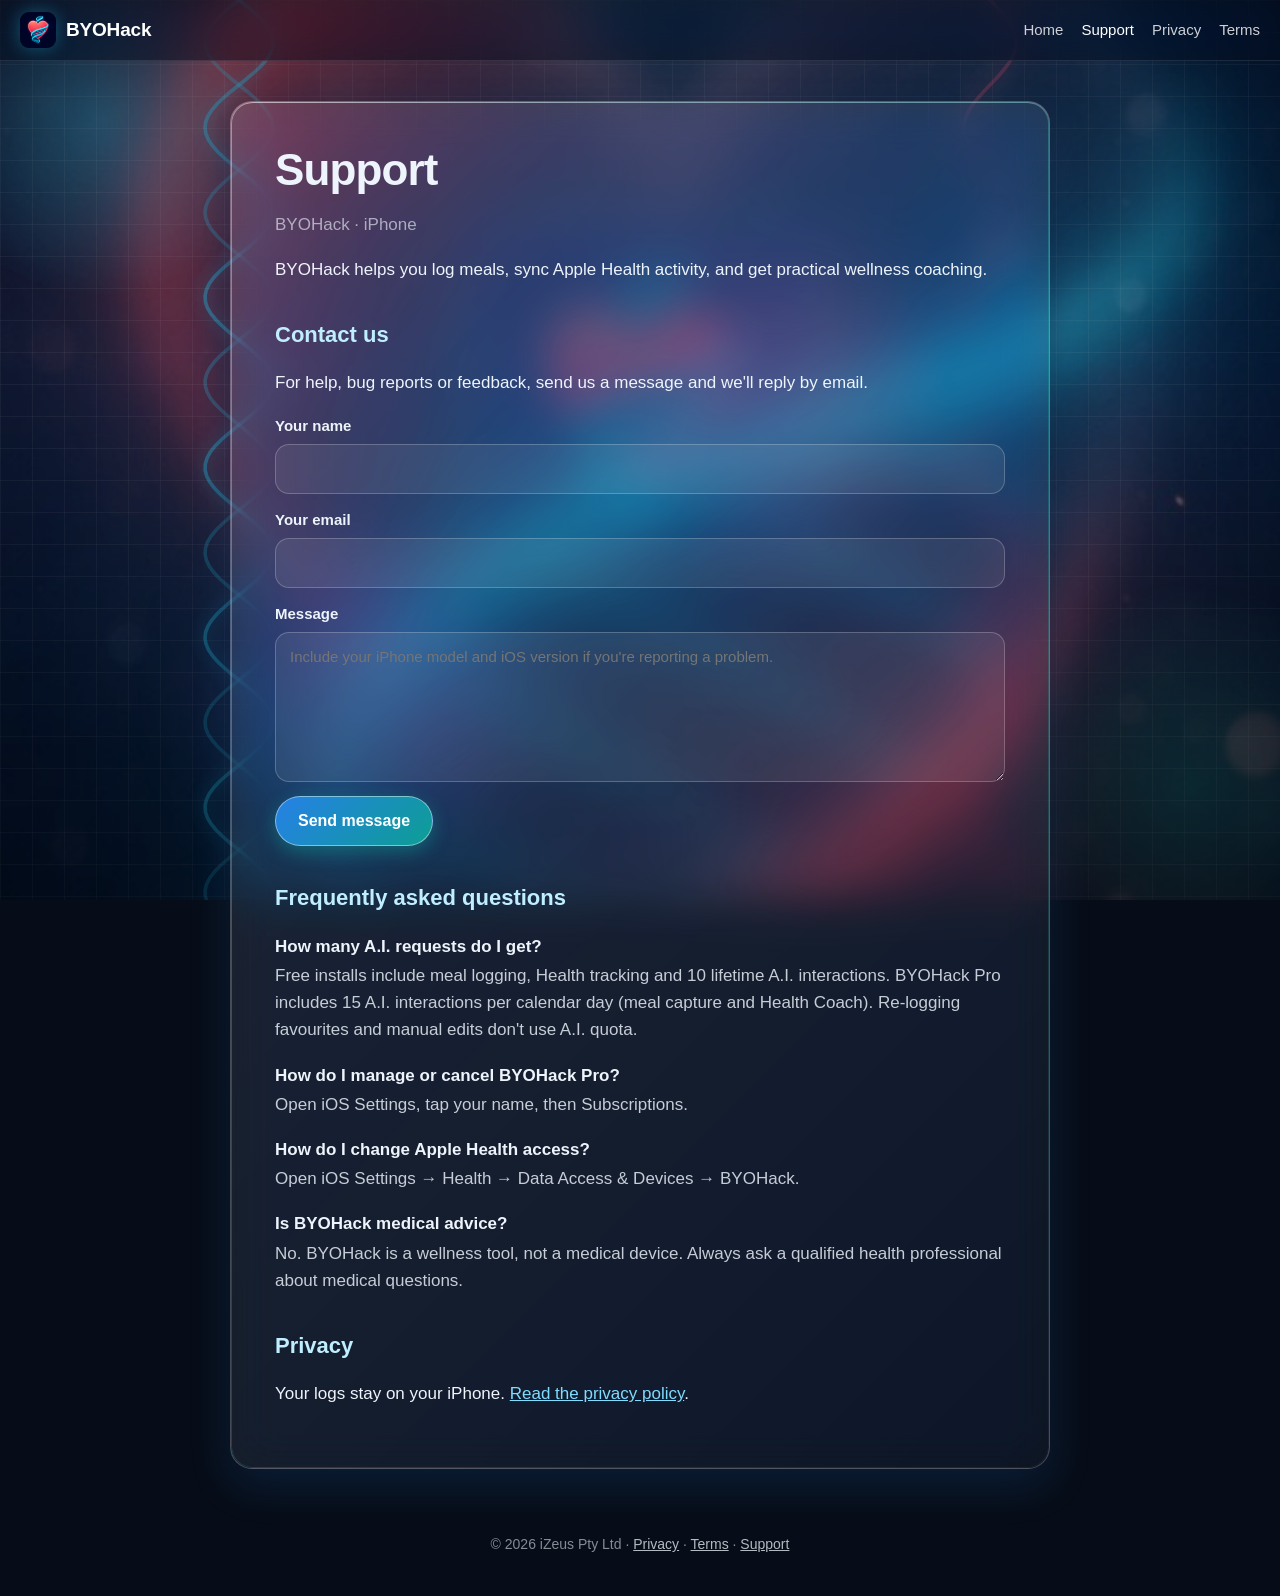
<file: support.html>
<!DOCTYPE html>
<html lang="en">
<head>
<meta charset="utf-8">
<meta name="viewport" content="width=device-width, initial-scale=1, viewport-fit=cover">
<title>BYOHack Support</title>
<meta name="description" content="Help, FAQ and contact form for the BYOHack iPhone app.">
<meta name="theme-color" content="#070d18">
<meta property="og:title" content="BYOHack Support">
<meta property="og:description" content="Help, FAQ and contact form for the BYOHack iPhone app.">
<meta property="og:image" content="https://byohack.izeus.org/assets/icon-512.png">
<link rel="icon" type="image/png" sizes="32x32" href="assets/icon-32.png">
<link rel="icon" type="image/png" sizes="512x512" href="assets/icon-512.png">
<link rel="apple-touch-icon" href="assets/icon-180.png">
<link rel="stylesheet" href="assets/style.css?v=munr1v0b">
</head>
<body>
<div class="bg" aria-hidden="true">
  <div class="bg-art"></div>
  <img class="bg-mark" src="assets/icon-512.png" alt="">
  <div class="orb o1"></div><div class="orb o2"></div><div class="orb o3"></div><div class="orb o4"></div>
  <svg class="helix h1" viewBox="0 0 120 3400" preserveAspectRatio="none"><path class="a" d="M60.0 0L67.5 6L74.6 12L81.0 18L86.4 24L90.4 30L93.0 36L94.0 42L93.3 48L91.0 54L87.1 60L82.0 66L75.7 72L68.7 78L61.3 84L53.8 90L46.6 96L40.0 102L34.5 108L30.1 114L27.3 120L26.1 126L26.5 132L28.5 138L32.1 144L37.1 150L43.2 156L50.1 162L57.5 168L65.0 174L72.3 180L79.0 186L84.7 192L89.2 198L92.3 204L93.9 210L93.7 216L91.9 222L88.6 228L83.8 234L77.9 240L71.1 246L63.8 252L56.2 258L48.9 264L42.1 270L36.2 276L31.4 282L28.1 288L26.3 294L26.1 300L27.7 306L30.8 312L35.3 318L41.0 324L47.7 330L55.0 336L62.5 342L69.9 348L76.8 354L82.9 360L87.9 366L91.5 372L93.5 378L93.9 384L92.7 390L89.9 396L85.5 402L80.0 408L73.4 414L66.2 420L58.7 426L51.3 432L44.3 438L38.0 444L32.9 450L29.0 456L26.7 462L26.0 468L27.0 474L29.6 480L33.6 486L39.0 492L45.4 498L52.5 504L60.0 510L67.5 516L74.6 522L81.0 528L86.4 534L90.4 540L93.0 546L94.0 552L93.3 558L91.0 564L87.1 570L82.0 576L75.7 582L68.7 588L61.3 594L53.8 600L46.6 606L40.0 612L34.5 618L30.1 624L27.3 630L26.1 636L26.5 642L28.5 648L32.1 654L37.1 660L43.2 666L50.1 672L57.5 678L65.0 684L72.3 690L79.0 696L84.7 702L89.2 708L92.3 714L93.9 720L93.7 726L91.9 732L88.6 738L83.8 744L77.9 750L71.1 756L63.8 762L56.2 768L48.9 774L42.1 780L36.2 786L31.4 792L28.1 798L26.3 804L26.1 810L27.7 816L30.8 822L35.3 828L41.0 834L47.7 840L55.0 846L62.5 852L69.9 858L76.8 864L82.9 870L87.9 876L91.5 882L93.5 888L93.9 894L92.7 900L89.9 906L85.5 912L80.0 918L73.4 924L66.2 930L58.7 936L51.3 942L44.3 948L38.0 954L32.9 960L29.0 966L26.7 972L26.0 978L27.0 984L29.6 990L33.6 996L39.0 1002L45.4 1008L52.5 1014L60.0 1020L67.5 1026L74.6 1032L81.0 1038L86.4 1044L90.4 1050L93.0 1056L94.0 1062L93.3 1068L91.0 1074L87.1 1080L82.0 1086L75.7 1092L68.7 1098L61.3 1104L53.8 1110L46.6 1116L40.0 1122L34.5 1128L30.1 1134L27.3 1140L26.1 1146L26.5 1152L28.5 1158L32.1 1164L37.1 1170L43.2 1176L50.1 1182L57.5 1188L65.0 1194L72.3 1200L79.0 1206L84.7 1212L89.2 1218L92.3 1224L93.9 1230L93.7 1236L91.9 1242L88.6 1248L83.8 1254L77.9 1260L71.1 1266L63.8 1272L56.2 1278L48.9 1284L42.1 1290L36.2 1296L31.4 1302L28.1 1308L26.3 1314L26.1 1320L27.7 1326L30.8 1332L35.3 1338L41.0 1344L47.7 1350L55.0 1356L62.5 1362L69.9 1368L76.8 1374L82.9 1380L87.9 1386L91.5 1392L93.5 1398L93.9 1404L92.7 1410L89.9 1416L85.5 1422L80.0 1428L73.4 1434L66.2 1440L58.7 1446L51.3 1452L44.3 1458L38.0 1464L32.9 1470L29.0 1476L26.7 1482L26.0 1488L27.0 1494L29.6 1500L33.6 1506L39.0 1512L45.4 1518L52.5 1524L60.0 1530L67.5 1536L74.6 1542L81.0 1548L86.4 1554L90.4 1560L93.0 1566L94.0 1572L93.3 1578L91.0 1584L87.1 1590L82.0 1596L75.7 1602L68.7 1608L61.3 1614L53.8 1620L46.6 1626L40.0 1632L34.5 1638L30.1 1644L27.3 1650L26.1 1656L26.5 1662L28.5 1668L32.1 1674L37.1 1680L43.2 1686L50.1 1692L57.5 1698L65.0 1704L72.3 1710L79.0 1716L84.7 1722L89.2 1728L92.3 1734L93.9 1740L93.7 1746L91.9 1752L88.6 1758L83.8 1764L77.9 1770L71.1 1776L63.8 1782L56.2 1788L48.9 1794L42.1 1800L36.2 1806L31.4 1812L28.1 1818L26.3 1824L26.1 1830L27.7 1836L30.8 1842L35.3 1848L41.0 1854L47.7 1860L55.0 1866L62.5 1872L69.9 1878L76.8 1884L82.9 1890L87.9 1896L91.5 1902L93.5 1908L93.9 1914L92.7 1920L89.9 1926L85.5 1932L80.0 1938L73.4 1944L66.2 1950L58.7 1956L51.3 1962L44.3 1968L38.0 1974L32.9 1980L29.0 1986L26.7 1992L26.0 1998L27.0 2004L29.6 2010L33.6 2016L39.0 2022L45.4 2028L52.5 2034L60.0 2040L67.5 2046L74.6 2052L81.0 2058L86.4 2064L90.4 2070L93.0 2076L94.0 2082L93.3 2088L91.0 2094L87.1 2100L82.0 2106L75.7 2112L68.7 2118L61.3 2124L53.8 2130L46.6 2136L40.0 2142L34.5 2148L30.1 2154L27.3 2160L26.1 2166L26.5 2172L28.5 2178L32.1 2184L37.1 2190L43.2 2196L50.1 2202L57.5 2208L65.0 2214L72.3 2220L79.0 2226L84.7 2232L89.2 2238L92.3 2244L93.9 2250L93.7 2256L91.9 2262L88.6 2268L83.8 2274L77.9 2280L71.1 2286L63.8 2292L56.2 2298L48.9 2304L42.1 2310L36.2 2316L31.4 2322L28.1 2328L26.3 2334L26.1 2340L27.7 2346L30.8 2352L35.3 2358L41.0 2364L47.7 2370L55.0 2376L62.5 2382L69.9 2388L76.8 2394L82.9 2400L87.9 2406L91.5 2412L93.5 2418L93.9 2424L92.7 2430L89.9 2436L85.5 2442L80.0 2448L73.4 2454L66.2 2460L58.7 2466L51.3 2472L44.3 2478L38.0 2484L32.9 2490L29.0 2496L26.7 2502L26.0 2508L27.0 2514L29.6 2520L33.6 2526L39.0 2532L45.4 2538L52.5 2544L60.0 2550L67.5 2556L74.6 2562L81.0 2568L86.4 2574L90.4 2580L93.0 2586L94.0 2592L93.3 2598L91.0 2604L87.1 2610L82.0 2616L75.7 2622L68.7 2628L61.3 2634L53.8 2640L46.6 2646L40.0 2652L34.5 2658L30.1 2664L27.3 2670L26.1 2676L26.5 2682L28.5 2688L32.1 2694L37.1 2700L43.2 2706L50.1 2712L57.5 2718L65.0 2724L72.3 2730L79.0 2736L84.7 2742L89.2 2748L92.3 2754L93.9 2760L93.7 2766L91.9 2772L88.6 2778L83.8 2784L77.9 2790L71.1 2796L63.8 2802L56.2 2808L48.9 2814L42.1 2820L36.2 2826L31.4 2832L28.1 2838L26.3 2844L26.1 2850L27.7 2856L30.8 2862L35.3 2868L41.0 2874L47.7 2880L55.0 2886L62.5 2892L69.9 2898L76.8 2904L82.9 2910L87.9 2916L91.5 2922L93.5 2928L93.9 2934L92.7 2940L89.9 2946L85.5 2952L80.0 2958L73.4 2964L66.2 2970L58.7 2976L51.3 2982L44.3 2988L38.0 2994L32.9 3000L29.0 3006L26.7 3012L26.0 3018L27.0 3024L29.6 3030L33.6 3036L39.0 3042L45.4 3048L52.5 3054L60.0 3060L67.5 3066L74.6 3072L81.0 3078L86.4 3084L90.4 3090L93.0 3096L94.0 3102L93.3 3108L91.0 3114L87.1 3120L82.0 3126L75.7 3132L68.7 3138L61.3 3144L53.8 3150L46.6 3156L40.0 3162L34.5 3168L30.1 3174L27.3 3180L26.1 3186L26.5 3192L28.5 3198L32.1 3204L37.1 3210L43.2 3216L50.1 3222L57.5 3228L65.0 3234L72.3 3240L79.0 3246L84.7 3252L89.2 3258L92.3 3264L93.9 3270L93.7 3276L91.9 3282L88.6 3288L83.8 3294L77.9 3300L71.1 3306L63.8 3312L56.2 3318L48.9 3324L42.1 3330L36.2 3336L31.4 3342L28.1 3348L26.3 3354L26.1 3360L27.7 3366L30.8 3372L35.3 3378L41.0 3384L47.7 3390L55.0 3396"/><path class="b" d="M60.0 0L52.5 6L45.4 12L39.0 18L33.6 24L29.6 30L27.0 36L26.0 42L26.7 48L29.0 54L32.9 60L38.0 66L44.3 72L51.3 78L58.7 84L66.2 90L73.4 96L80.0 102L85.5 108L89.9 114L92.7 120L93.9 126L93.5 132L91.5 138L87.9 144L82.9 150L76.8 156L69.9 162L62.5 168L55.0 174L47.7 180L41.0 186L35.3 192L30.8 198L27.7 204L26.1 210L26.3 216L28.1 222L31.4 228L36.2 234L42.1 240L48.9 246L56.2 252L63.8 258L71.1 264L77.9 270L83.8 276L88.6 282L91.9 288L93.7 294L93.9 300L92.3 306L89.2 312L84.7 318L79.0 324L72.3 330L65.0 336L57.5 342L50.1 348L43.2 354L37.1 360L32.1 366L28.5 372L26.5 378L26.1 384L27.3 390L30.1 396L34.5 402L40.0 408L46.6 414L53.8 420L61.3 426L68.7 432L75.7 438L82.0 444L87.1 450L91.0 456L93.3 462L94.0 468L93.0 474L90.4 480L86.4 486L81.0 492L74.6 498L67.5 504L60.0 510L52.5 516L45.4 522L39.0 528L33.6 534L29.6 540L27.0 546L26.0 552L26.7 558L29.0 564L32.9 570L38.0 576L44.3 582L51.3 588L58.7 594L66.2 600L73.4 606L80.0 612L85.5 618L89.9 624L92.7 630L93.9 636L93.5 642L91.5 648L87.9 654L82.9 660L76.8 666L69.9 672L62.5 678L55.0 684L47.7 690L41.0 696L35.3 702L30.8 708L27.7 714L26.1 720L26.3 726L28.1 732L31.4 738L36.2 744L42.1 750L48.9 756L56.2 762L63.8 768L71.1 774L77.9 780L83.8 786L88.6 792L91.9 798L93.7 804L93.9 810L92.3 816L89.2 822L84.7 828L79.0 834L72.3 840L65.0 846L57.5 852L50.1 858L43.2 864L37.1 870L32.1 876L28.5 882L26.5 888L26.1 894L27.3 900L30.1 906L34.5 912L40.0 918L46.6 924L53.8 930L61.3 936L68.7 942L75.7 948L82.0 954L87.1 960L91.0 966L93.3 972L94.0 978L93.0 984L90.4 990L86.4 996L81.0 1002L74.6 1008L67.5 1014L60.0 1020L52.5 1026L45.4 1032L39.0 1038L33.6 1044L29.6 1050L27.0 1056L26.0 1062L26.7 1068L29.0 1074L32.9 1080L38.0 1086L44.3 1092L51.3 1098L58.7 1104L66.2 1110L73.4 1116L80.0 1122L85.5 1128L89.9 1134L92.7 1140L93.9 1146L93.5 1152L91.5 1158L87.9 1164L82.9 1170L76.8 1176L69.9 1182L62.5 1188L55.0 1194L47.7 1200L41.0 1206L35.3 1212L30.8 1218L27.7 1224L26.1 1230L26.3 1236L28.1 1242L31.4 1248L36.2 1254L42.1 1260L48.9 1266L56.2 1272L63.8 1278L71.1 1284L77.9 1290L83.8 1296L88.6 1302L91.9 1308L93.7 1314L93.9 1320L92.3 1326L89.2 1332L84.7 1338L79.0 1344L72.3 1350L65.0 1356L57.5 1362L50.1 1368L43.2 1374L37.1 1380L32.1 1386L28.5 1392L26.5 1398L26.1 1404L27.3 1410L30.1 1416L34.5 1422L40.0 1428L46.6 1434L53.8 1440L61.3 1446L68.7 1452L75.7 1458L82.0 1464L87.1 1470L91.0 1476L93.3 1482L94.0 1488L93.0 1494L90.4 1500L86.4 1506L81.0 1512L74.6 1518L67.5 1524L60.0 1530L52.5 1536L45.4 1542L39.0 1548L33.6 1554L29.6 1560L27.0 1566L26.0 1572L26.7 1578L29.0 1584L32.9 1590L38.0 1596L44.3 1602L51.3 1608L58.7 1614L66.2 1620L73.4 1626L80.0 1632L85.5 1638L89.9 1644L92.7 1650L93.9 1656L93.5 1662L91.5 1668L87.9 1674L82.9 1680L76.8 1686L69.9 1692L62.5 1698L55.0 1704L47.7 1710L41.0 1716L35.3 1722L30.8 1728L27.7 1734L26.1 1740L26.3 1746L28.1 1752L31.4 1758L36.2 1764L42.1 1770L48.9 1776L56.2 1782L63.8 1788L71.1 1794L77.9 1800L83.8 1806L88.6 1812L91.9 1818L93.7 1824L93.9 1830L92.3 1836L89.2 1842L84.7 1848L79.0 1854L72.3 1860L65.0 1866L57.5 1872L50.1 1878L43.2 1884L37.1 1890L32.1 1896L28.5 1902L26.5 1908L26.1 1914L27.3 1920L30.1 1926L34.5 1932L40.0 1938L46.6 1944L53.8 1950L61.3 1956L68.7 1962L75.7 1968L82.0 1974L87.1 1980L91.0 1986L93.3 1992L94.0 1998L93.0 2004L90.4 2010L86.4 2016L81.0 2022L74.6 2028L67.5 2034L60.0 2040L52.5 2046L45.4 2052L39.0 2058L33.6 2064L29.6 2070L27.0 2076L26.0 2082L26.7 2088L29.0 2094L32.9 2100L38.0 2106L44.3 2112L51.3 2118L58.7 2124L66.2 2130L73.4 2136L80.0 2142L85.5 2148L89.9 2154L92.7 2160L93.9 2166L93.5 2172L91.5 2178L87.9 2184L82.9 2190L76.8 2196L69.9 2202L62.5 2208L55.0 2214L47.7 2220L41.0 2226L35.3 2232L30.8 2238L27.7 2244L26.1 2250L26.3 2256L28.1 2262L31.4 2268L36.2 2274L42.1 2280L48.9 2286L56.2 2292L63.8 2298L71.1 2304L77.9 2310L83.8 2316L88.6 2322L91.9 2328L93.7 2334L93.9 2340L92.3 2346L89.2 2352L84.7 2358L79.0 2364L72.3 2370L65.0 2376L57.5 2382L50.1 2388L43.2 2394L37.1 2400L32.1 2406L28.5 2412L26.5 2418L26.1 2424L27.3 2430L30.1 2436L34.5 2442L40.0 2448L46.6 2454L53.8 2460L61.3 2466L68.7 2472L75.7 2478L82.0 2484L87.1 2490L91.0 2496L93.3 2502L94.0 2508L93.0 2514L90.4 2520L86.4 2526L81.0 2532L74.6 2538L67.5 2544L60.0 2550L52.5 2556L45.4 2562L39.0 2568L33.6 2574L29.6 2580L27.0 2586L26.0 2592L26.7 2598L29.0 2604L32.9 2610L38.0 2616L44.3 2622L51.3 2628L58.7 2634L66.2 2640L73.4 2646L80.0 2652L85.5 2658L89.9 2664L92.7 2670L93.9 2676L93.5 2682L91.5 2688L87.9 2694L82.9 2700L76.8 2706L69.9 2712L62.5 2718L55.0 2724L47.7 2730L41.0 2736L35.3 2742L30.8 2748L27.7 2754L26.1 2760L26.3 2766L28.1 2772L31.4 2778L36.2 2784L42.1 2790L48.9 2796L56.2 2802L63.8 2808L71.1 2814L77.9 2820L83.8 2826L88.6 2832L91.9 2838L93.7 2844L93.9 2850L92.3 2856L89.2 2862L84.7 2868L79.0 2874L72.3 2880L65.0 2886L57.5 2892L50.1 2898L43.2 2904L37.1 2910L32.1 2916L28.5 2922L26.5 2928L26.1 2934L27.3 2940L30.1 2946L34.5 2952L40.0 2958L46.6 2964L53.8 2970L61.3 2976L68.7 2982L75.7 2988L82.0 2994L87.1 3000L91.0 3006L93.3 3012L94.0 3018L93.0 3024L90.4 3030L86.4 3036L81.0 3042L74.6 3048L67.5 3054L60.0 3060L52.5 3066L45.4 3072L39.0 3078L33.6 3084L29.6 3090L27.0 3096L26.0 3102L26.7 3108L29.0 3114L32.9 3120L38.0 3126L44.3 3132L51.3 3138L58.7 3144L66.2 3150L73.4 3156L80.0 3162L85.5 3168L89.9 3174L92.7 3180L93.9 3186L93.5 3192L91.5 3198L87.9 3204L82.9 3210L76.8 3216L69.9 3222L62.5 3228L55.0 3234L47.7 3240L41.0 3246L35.3 3252L30.8 3258L27.7 3264L26.1 3270L26.3 3276L28.1 3282L31.4 3288L36.2 3294L42.1 3300L48.9 3306L56.2 3312L63.8 3318L71.1 3324L77.9 3330L83.8 3336L88.6 3342L91.9 3348L93.7 3354L93.9 3360L92.3 3366L89.2 3372L84.7 3378L79.0 3384L72.3 3390L65.0 3396"/></svg>
  <svg class="helix h2" viewBox="0 0 120 3400" preserveAspectRatio="none"><path class="a" d="M60.0 0L65.7 6L71.2 12L76.0 18L80.2 24L83.3 30L85.3 36L86.0 42L85.5 48L83.7 54L80.7 60L76.8 66L72.0 72L66.7 78L61.0 84L55.2 90L49.7 96L44.7 102L40.5 108L37.2 114L35.0 120L34.0 126L34.4 132L35.9 138L38.7 144L42.5 150L47.1 156L52.4 162L58.1 168L63.8 174L69.4 180L74.5 186L78.9 192L82.4 198L84.7 204L85.9 210L85.8 216L84.4 222L81.8 228L78.2 234L73.7 240L68.5 246L62.9 252L57.1 258L51.5 264L46.3 270L41.8 276L38.2 282L35.6 288L34.2 294L34.1 300L35.3 306L37.6 312L41.1 318L45.5 324L50.6 330L56.2 336L61.9 342L67.6 348L72.9 354L77.5 360L81.3 366L84.1 372L85.6 378L86.0 384L85.0 390L82.8 396L79.5 402L75.3 408L70.3 414L64.8 420L59.0 426L53.3 432L48.0 438L43.2 444L39.3 450L36.3 456L34.5 462L34.0 468L34.7 474L36.7 480L39.8 486L44.0 492L48.8 498L54.3 504L60.0 510L65.7 516L71.2 522L76.0 528L80.2 534L83.3 540L85.3 546L86.0 552L85.5 558L83.7 564L80.7 570L76.8 576L72.0 582L66.7 588L61.0 594L55.2 600L49.7 606L44.7 612L40.5 618L37.2 624L35.0 630L34.0 636L34.4 642L35.9 648L38.7 654L42.5 660L47.1 666L52.4 672L58.1 678L63.8 684L69.4 690L74.5 696L78.9 702L82.4 708L84.7 714L85.9 720L85.8 726L84.4 732L81.8 738L78.2 744L73.7 750L68.5 756L62.9 762L57.1 768L51.5 774L46.3 780L41.8 786L38.2 792L35.6 798L34.2 804L34.1 810L35.3 816L37.6 822L41.1 828L45.5 834L50.6 840L56.2 846L61.9 852L67.6 858L72.9 864L77.5 870L81.3 876L84.1 882L85.6 888L86.0 894L85.0 900L82.8 906L79.5 912L75.3 918L70.3 924L64.8 930L59.0 936L53.3 942L48.0 948L43.2 954L39.3 960L36.3 966L34.5 972L34.0 978L34.7 984L36.7 990L39.8 996L44.0 1002L48.8 1008L54.3 1014L60.0 1020L65.7 1026L71.2 1032L76.0 1038L80.2 1044L83.3 1050L85.3 1056L86.0 1062L85.5 1068L83.7 1074L80.7 1080L76.8 1086L72.0 1092L66.7 1098L61.0 1104L55.2 1110L49.7 1116L44.7 1122L40.5 1128L37.2 1134L35.0 1140L34.0 1146L34.4 1152L35.9 1158L38.7 1164L42.5 1170L47.1 1176L52.4 1182L58.1 1188L63.8 1194L69.4 1200L74.5 1206L78.9 1212L82.4 1218L84.7 1224L85.9 1230L85.8 1236L84.4 1242L81.8 1248L78.2 1254L73.7 1260L68.5 1266L62.9 1272L57.1 1278L51.5 1284L46.3 1290L41.8 1296L38.2 1302L35.6 1308L34.2 1314L34.1 1320L35.3 1326L37.6 1332L41.1 1338L45.5 1344L50.6 1350L56.2 1356L61.9 1362L67.6 1368L72.9 1374L77.5 1380L81.3 1386L84.1 1392L85.6 1398L86.0 1404L85.0 1410L82.8 1416L79.5 1422L75.3 1428L70.3 1434L64.8 1440L59.0 1446L53.3 1452L48.0 1458L43.2 1464L39.3 1470L36.3 1476L34.5 1482L34.0 1488L34.7 1494L36.7 1500L39.8 1506L44.0 1512L48.8 1518L54.3 1524L60.0 1530L65.7 1536L71.2 1542L76.0 1548L80.2 1554L83.3 1560L85.3 1566L86.0 1572L85.5 1578L83.7 1584L80.7 1590L76.8 1596L72.0 1602L66.7 1608L61.0 1614L55.2 1620L49.7 1626L44.7 1632L40.5 1638L37.2 1644L35.0 1650L34.0 1656L34.4 1662L35.9 1668L38.7 1674L42.5 1680L47.1 1686L52.4 1692L58.1 1698L63.8 1704L69.4 1710L74.5 1716L78.9 1722L82.4 1728L84.7 1734L85.9 1740L85.8 1746L84.4 1752L81.8 1758L78.2 1764L73.7 1770L68.5 1776L62.9 1782L57.1 1788L51.5 1794L46.3 1800L41.8 1806L38.2 1812L35.6 1818L34.2 1824L34.1 1830L35.3 1836L37.6 1842L41.1 1848L45.5 1854L50.6 1860L56.2 1866L61.9 1872L67.6 1878L72.9 1884L77.5 1890L81.3 1896L84.1 1902L85.6 1908L86.0 1914L85.0 1920L82.8 1926L79.5 1932L75.3 1938L70.3 1944L64.8 1950L59.0 1956L53.3 1962L48.0 1968L43.2 1974L39.3 1980L36.3 1986L34.5 1992L34.0 1998L34.7 2004L36.7 2010L39.8 2016L44.0 2022L48.8 2028L54.3 2034L60.0 2040L65.7 2046L71.2 2052L76.0 2058L80.2 2064L83.3 2070L85.3 2076L86.0 2082L85.5 2088L83.7 2094L80.7 2100L76.8 2106L72.0 2112L66.7 2118L61.0 2124L55.2 2130L49.7 2136L44.7 2142L40.5 2148L37.2 2154L35.0 2160L34.0 2166L34.4 2172L35.9 2178L38.7 2184L42.5 2190L47.1 2196L52.4 2202L58.1 2208L63.8 2214L69.4 2220L74.5 2226L78.9 2232L82.4 2238L84.7 2244L85.9 2250L85.8 2256L84.4 2262L81.8 2268L78.2 2274L73.7 2280L68.5 2286L62.9 2292L57.1 2298L51.5 2304L46.3 2310L41.8 2316L38.2 2322L35.6 2328L34.2 2334L34.1 2340L35.3 2346L37.6 2352L41.1 2358L45.5 2364L50.6 2370L56.2 2376L61.9 2382L67.6 2388L72.9 2394L77.5 2400L81.3 2406L84.1 2412L85.6 2418L86.0 2424L85.0 2430L82.8 2436L79.5 2442L75.3 2448L70.3 2454L64.8 2460L59.0 2466L53.3 2472L48.0 2478L43.2 2484L39.3 2490L36.3 2496L34.5 2502L34.0 2508L34.7 2514L36.7 2520L39.8 2526L44.0 2532L48.8 2538L54.3 2544L60.0 2550L65.7 2556L71.2 2562L76.0 2568L80.2 2574L83.3 2580L85.3 2586L86.0 2592L85.5 2598L83.7 2604L80.7 2610L76.8 2616L72.0 2622L66.7 2628L61.0 2634L55.2 2640L49.7 2646L44.7 2652L40.5 2658L37.2 2664L35.0 2670L34.0 2676L34.4 2682L35.9 2688L38.7 2694L42.5 2700L47.1 2706L52.4 2712L58.1 2718L63.8 2724L69.4 2730L74.5 2736L78.9 2742L82.4 2748L84.7 2754L85.9 2760L85.8 2766L84.4 2772L81.8 2778L78.2 2784L73.7 2790L68.5 2796L62.9 2802L57.1 2808L51.5 2814L46.3 2820L41.8 2826L38.2 2832L35.6 2838L34.2 2844L34.1 2850L35.3 2856L37.6 2862L41.1 2868L45.5 2874L50.6 2880L56.2 2886L61.9 2892L67.6 2898L72.9 2904L77.5 2910L81.3 2916L84.1 2922L85.6 2928L86.0 2934L85.0 2940L82.8 2946L79.5 2952L75.3 2958L70.3 2964L64.8 2970L59.0 2976L53.3 2982L48.0 2988L43.2 2994L39.3 3000L36.3 3006L34.5 3012L34.0 3018L34.7 3024L36.7 3030L39.8 3036L44.0 3042L48.8 3048L54.3 3054L60.0 3060L65.7 3066L71.2 3072L76.0 3078L80.2 3084L83.3 3090L85.3 3096L86.0 3102L85.5 3108L83.7 3114L80.7 3120L76.8 3126L72.0 3132L66.7 3138L61.0 3144L55.2 3150L49.7 3156L44.7 3162L40.5 3168L37.2 3174L35.0 3180L34.0 3186L34.4 3192L35.9 3198L38.7 3204L42.5 3210L47.1 3216L52.4 3222L58.1 3228L63.8 3234L69.4 3240L74.5 3246L78.9 3252L82.4 3258L84.7 3264L85.9 3270L85.8 3276L84.4 3282L81.8 3288L78.2 3294L73.7 3300L68.5 3306L62.9 3312L57.1 3318L51.5 3324L46.3 3330L41.8 3336L38.2 3342L35.6 3348L34.2 3354L34.1 3360L35.3 3366L37.6 3372L41.1 3378L45.5 3384L50.6 3390L56.2 3396"/></svg>
  <div class="grid"></div>
  <div class="mist"></div>
</div>
<header class="nav">
  <a class="brand" href="index.html"><img src="assets/logo.png" alt="" width="36" height="36"><span>BYOHack</span></a>
  <nav class="nav-links"><a href="index.html">Home</a><a href="support.html" aria-current="page">Support</a><a href="privacy.html">Privacy</a><a href="terms.html">Terms</a></nav>
</header>
<main class="wrap"><article class="doc glass">
<h1>Support</h1>
<p class="muted">BYOHack &middot; iPhone</p>
<p>BYOHack helps you log meals, sync Apple Health activity, and get practical wellness coaching.</p>

<h2 id="contact">Contact us</h2>
<p>For help, bug reports or feedback, send us a message and we'll reply by email.</p>
<p class="notice ok" id="sent" role="status" hidden>Thanks! Your message has been sent. We'll reply by email.</p>
<p class="notice err" id="error" role="alert" hidden></p>
<form class="contact" method="post" action="https://www.izeus.org/_functions/support">
  <input type="hidden" name="app" value="BYOHack">
  <input type="hidden" name="return" value="https://byohack.izeus.org/support.html">
  <label>Your name<input name="name" required maxlength="80" autocomplete="name"></label>
  <label>Your email<input name="email" type="email" required maxlength="120" autocomplete="email"></label>
  <label>Message<textarea name="message" required minlength="5" maxlength="4000" placeholder="Include your iPhone model and iOS version if you're reporting a problem."></textarea></label>
  <div class="hp" aria-hidden="true"><label>Leave this empty<input name="website" tabindex="-1" autocomplete="off"></label></div>
  <button class="btn" type="submit">Send message</button>
</form>

<h2>Frequently asked questions</h2>
<p class="faq-q">How many A.I. requests do I get?</p>
<p class="faq-a">Free installs include meal logging, Health tracking and 10 lifetime A.I. interactions. BYOHack Pro includes 15 A.I. interactions per calendar day (meal capture and Health Coach). Re-logging favourites and manual edits don't use A.I. quota.</p>
<p class="faq-q">How do I manage or cancel BYOHack Pro?</p>
<p class="faq-a">Open iOS Settings, tap your name, then Subscriptions.</p>
<p class="faq-q">How do I change Apple Health access?</p>
<p class="faq-a">Open iOS Settings &rarr; Health &rarr; Data Access &amp; Devices &rarr; BYOHack.</p>
<p class="faq-q">Is BYOHack medical advice?</p>
<p class="faq-a">No. BYOHack is a wellness tool, not a medical device. Always ask a qualified health professional about medical questions.</p>

<h2>Privacy</h2>
<p>Your logs stay on your iPhone. <a href="privacy.html">Read the privacy policy</a>.</p>
</article></main>
<footer class="foot">&copy; 2026 iZeus Pty Ltd &middot; <a href="privacy.html">Privacy</a> &middot; <a href="terms.html">Terms</a> &middot; <a href="support.html">Support</a></footer>
<script src="assets/site.js?v=munr1v0b"></script>
</body>
</html>
</file>
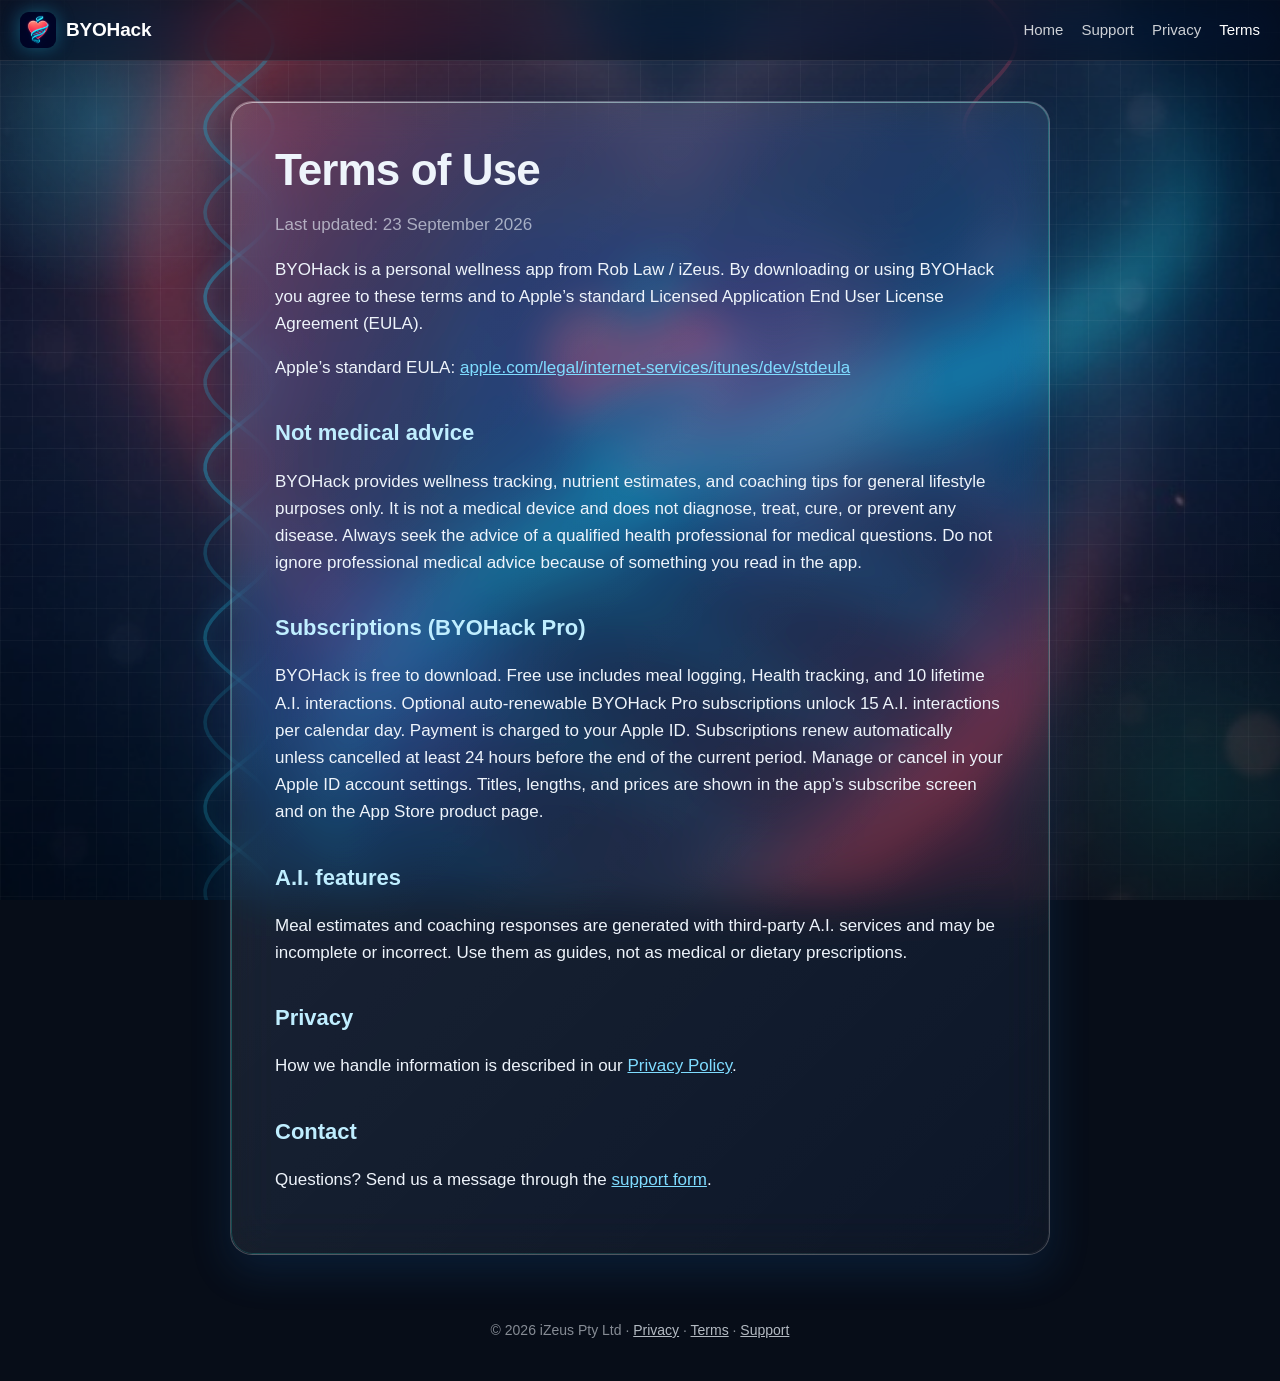
<file: terms.html>
<!DOCTYPE html>
<html lang="en">
<head>
<meta charset="utf-8">
<meta name="viewport" content="width=device-width, initial-scale=1, viewport-fit=cover">
<title>BYOHack Terms of Use</title>
<meta name="description" content="Terms of Use (EULA) for the BYOHack iPhone app.">
<meta name="theme-color" content="#070d18">
<meta property="og:title" content="BYOHack Terms of Use">
<meta property="og:description" content="Terms of Use (EULA) for the BYOHack iPhone app.">
<meta property="og:image" content="https://byohack.izeus.org/assets/icon-512.png">
<link rel="icon" type="image/png" sizes="32x32" href="assets/icon-32.png">
<link rel="icon" type="image/png" sizes="512x512" href="assets/icon-512.png">
<link rel="apple-touch-icon" href="assets/icon-180.png">
<link rel="stylesheet" href="assets/style.css?v=munr1v0b">
</head>
<body>
<div class="bg" aria-hidden="true">
  <div class="bg-art"></div>
  <img class="bg-mark" src="assets/icon-512.png" alt="">
  <div class="orb o1"></div><div class="orb o2"></div><div class="orb o3"></div><div class="orb o4"></div>
  <svg class="helix h1" viewBox="0 0 120 3400" preserveAspectRatio="none"><path class="a" d="M60.0 0L67.5 6L74.6 12L81.0 18L86.4 24L90.4 30L93.0 36L94.0 42L93.3 48L91.0 54L87.1 60L82.0 66L75.7 72L68.7 78L61.3 84L53.8 90L46.6 96L40.0 102L34.5 108L30.1 114L27.3 120L26.1 126L26.5 132L28.5 138L32.1 144L37.1 150L43.2 156L50.1 162L57.5 168L65.0 174L72.3 180L79.0 186L84.7 192L89.2 198L92.3 204L93.9 210L93.7 216L91.9 222L88.6 228L83.8 234L77.9 240L71.1 246L63.8 252L56.2 258L48.9 264L42.1 270L36.2 276L31.4 282L28.1 288L26.3 294L26.1 300L27.7 306L30.8 312L35.3 318L41.0 324L47.7 330L55.0 336L62.5 342L69.9 348L76.8 354L82.9 360L87.9 366L91.5 372L93.5 378L93.9 384L92.7 390L89.9 396L85.5 402L80.0 408L73.4 414L66.2 420L58.7 426L51.3 432L44.3 438L38.0 444L32.9 450L29.0 456L26.7 462L26.0 468L27.0 474L29.6 480L33.6 486L39.0 492L45.4 498L52.5 504L60.0 510L67.5 516L74.6 522L81.0 528L86.4 534L90.4 540L93.0 546L94.0 552L93.3 558L91.0 564L87.1 570L82.0 576L75.7 582L68.7 588L61.3 594L53.8 600L46.6 606L40.0 612L34.5 618L30.1 624L27.3 630L26.1 636L26.5 642L28.5 648L32.1 654L37.1 660L43.2 666L50.1 672L57.5 678L65.0 684L72.3 690L79.0 696L84.7 702L89.2 708L92.3 714L93.9 720L93.7 726L91.9 732L88.6 738L83.8 744L77.9 750L71.1 756L63.8 762L56.2 768L48.9 774L42.1 780L36.2 786L31.4 792L28.1 798L26.3 804L26.1 810L27.7 816L30.8 822L35.3 828L41.0 834L47.7 840L55.0 846L62.5 852L69.9 858L76.8 864L82.9 870L87.9 876L91.5 882L93.5 888L93.9 894L92.7 900L89.9 906L85.5 912L80.0 918L73.4 924L66.2 930L58.7 936L51.3 942L44.3 948L38.0 954L32.9 960L29.0 966L26.7 972L26.0 978L27.0 984L29.6 990L33.6 996L39.0 1002L45.4 1008L52.5 1014L60.0 1020L67.5 1026L74.6 1032L81.0 1038L86.4 1044L90.4 1050L93.0 1056L94.0 1062L93.3 1068L91.0 1074L87.1 1080L82.0 1086L75.7 1092L68.7 1098L61.3 1104L53.8 1110L46.6 1116L40.0 1122L34.5 1128L30.1 1134L27.3 1140L26.1 1146L26.5 1152L28.5 1158L32.1 1164L37.1 1170L43.2 1176L50.1 1182L57.5 1188L65.0 1194L72.3 1200L79.0 1206L84.7 1212L89.2 1218L92.3 1224L93.9 1230L93.7 1236L91.9 1242L88.6 1248L83.8 1254L77.9 1260L71.1 1266L63.8 1272L56.2 1278L48.9 1284L42.1 1290L36.2 1296L31.4 1302L28.1 1308L26.3 1314L26.1 1320L27.7 1326L30.8 1332L35.3 1338L41.0 1344L47.7 1350L55.0 1356L62.5 1362L69.9 1368L76.8 1374L82.9 1380L87.9 1386L91.5 1392L93.5 1398L93.9 1404L92.7 1410L89.9 1416L85.5 1422L80.0 1428L73.4 1434L66.2 1440L58.7 1446L51.3 1452L44.3 1458L38.0 1464L32.9 1470L29.0 1476L26.7 1482L26.0 1488L27.0 1494L29.6 1500L33.6 1506L39.0 1512L45.4 1518L52.5 1524L60.0 1530L67.5 1536L74.6 1542L81.0 1548L86.4 1554L90.4 1560L93.0 1566L94.0 1572L93.3 1578L91.0 1584L87.1 1590L82.0 1596L75.7 1602L68.7 1608L61.3 1614L53.8 1620L46.6 1626L40.0 1632L34.5 1638L30.1 1644L27.3 1650L26.1 1656L26.5 1662L28.5 1668L32.1 1674L37.1 1680L43.2 1686L50.1 1692L57.5 1698L65.0 1704L72.3 1710L79.0 1716L84.7 1722L89.2 1728L92.3 1734L93.9 1740L93.7 1746L91.9 1752L88.6 1758L83.8 1764L77.9 1770L71.1 1776L63.8 1782L56.2 1788L48.9 1794L42.1 1800L36.2 1806L31.4 1812L28.1 1818L26.3 1824L26.1 1830L27.7 1836L30.8 1842L35.3 1848L41.0 1854L47.7 1860L55.0 1866L62.5 1872L69.9 1878L76.8 1884L82.9 1890L87.9 1896L91.5 1902L93.5 1908L93.9 1914L92.7 1920L89.9 1926L85.5 1932L80.0 1938L73.4 1944L66.2 1950L58.7 1956L51.3 1962L44.3 1968L38.0 1974L32.9 1980L29.0 1986L26.7 1992L26.0 1998L27.0 2004L29.6 2010L33.6 2016L39.0 2022L45.4 2028L52.5 2034L60.0 2040L67.5 2046L74.6 2052L81.0 2058L86.4 2064L90.4 2070L93.0 2076L94.0 2082L93.3 2088L91.0 2094L87.1 2100L82.0 2106L75.7 2112L68.7 2118L61.3 2124L53.8 2130L46.6 2136L40.0 2142L34.5 2148L30.1 2154L27.3 2160L26.1 2166L26.5 2172L28.5 2178L32.1 2184L37.1 2190L43.2 2196L50.1 2202L57.5 2208L65.0 2214L72.3 2220L79.0 2226L84.7 2232L89.2 2238L92.3 2244L93.9 2250L93.7 2256L91.9 2262L88.6 2268L83.8 2274L77.9 2280L71.1 2286L63.8 2292L56.2 2298L48.9 2304L42.1 2310L36.2 2316L31.4 2322L28.1 2328L26.3 2334L26.1 2340L27.7 2346L30.8 2352L35.3 2358L41.0 2364L47.7 2370L55.0 2376L62.5 2382L69.9 2388L76.8 2394L82.9 2400L87.9 2406L91.5 2412L93.5 2418L93.9 2424L92.7 2430L89.9 2436L85.5 2442L80.0 2448L73.4 2454L66.2 2460L58.7 2466L51.3 2472L44.3 2478L38.0 2484L32.9 2490L29.0 2496L26.7 2502L26.0 2508L27.0 2514L29.6 2520L33.6 2526L39.0 2532L45.4 2538L52.5 2544L60.0 2550L67.5 2556L74.6 2562L81.0 2568L86.4 2574L90.4 2580L93.0 2586L94.0 2592L93.3 2598L91.0 2604L87.1 2610L82.0 2616L75.7 2622L68.7 2628L61.3 2634L53.8 2640L46.6 2646L40.0 2652L34.5 2658L30.1 2664L27.3 2670L26.1 2676L26.5 2682L28.5 2688L32.1 2694L37.1 2700L43.2 2706L50.1 2712L57.5 2718L65.0 2724L72.3 2730L79.0 2736L84.7 2742L89.2 2748L92.3 2754L93.9 2760L93.7 2766L91.9 2772L88.6 2778L83.8 2784L77.9 2790L71.1 2796L63.8 2802L56.2 2808L48.9 2814L42.1 2820L36.2 2826L31.4 2832L28.1 2838L26.3 2844L26.1 2850L27.7 2856L30.8 2862L35.3 2868L41.0 2874L47.7 2880L55.0 2886L62.5 2892L69.9 2898L76.8 2904L82.9 2910L87.9 2916L91.5 2922L93.5 2928L93.9 2934L92.7 2940L89.9 2946L85.5 2952L80.0 2958L73.4 2964L66.2 2970L58.7 2976L51.3 2982L44.3 2988L38.0 2994L32.9 3000L29.0 3006L26.7 3012L26.0 3018L27.0 3024L29.6 3030L33.6 3036L39.0 3042L45.4 3048L52.5 3054L60.0 3060L67.5 3066L74.6 3072L81.0 3078L86.4 3084L90.4 3090L93.0 3096L94.0 3102L93.3 3108L91.0 3114L87.1 3120L82.0 3126L75.7 3132L68.7 3138L61.3 3144L53.8 3150L46.6 3156L40.0 3162L34.5 3168L30.1 3174L27.3 3180L26.1 3186L26.5 3192L28.5 3198L32.1 3204L37.1 3210L43.2 3216L50.1 3222L57.5 3228L65.0 3234L72.3 3240L79.0 3246L84.7 3252L89.2 3258L92.3 3264L93.9 3270L93.7 3276L91.9 3282L88.6 3288L83.8 3294L77.9 3300L71.1 3306L63.8 3312L56.2 3318L48.9 3324L42.1 3330L36.2 3336L31.4 3342L28.1 3348L26.3 3354L26.1 3360L27.7 3366L30.8 3372L35.3 3378L41.0 3384L47.7 3390L55.0 3396"/><path class="b" d="M60.0 0L52.5 6L45.4 12L39.0 18L33.6 24L29.6 30L27.0 36L26.0 42L26.7 48L29.0 54L32.9 60L38.0 66L44.3 72L51.3 78L58.7 84L66.2 90L73.4 96L80.0 102L85.5 108L89.9 114L92.7 120L93.9 126L93.5 132L91.5 138L87.9 144L82.9 150L76.8 156L69.9 162L62.5 168L55.0 174L47.7 180L41.0 186L35.3 192L30.8 198L27.7 204L26.1 210L26.3 216L28.1 222L31.4 228L36.2 234L42.1 240L48.9 246L56.2 252L63.8 258L71.1 264L77.9 270L83.8 276L88.6 282L91.9 288L93.7 294L93.9 300L92.3 306L89.2 312L84.7 318L79.0 324L72.3 330L65.0 336L57.5 342L50.1 348L43.2 354L37.1 360L32.1 366L28.5 372L26.5 378L26.1 384L27.3 390L30.1 396L34.5 402L40.0 408L46.6 414L53.8 420L61.3 426L68.7 432L75.7 438L82.0 444L87.1 450L91.0 456L93.3 462L94.0 468L93.0 474L90.4 480L86.4 486L81.0 492L74.6 498L67.5 504L60.0 510L52.5 516L45.4 522L39.0 528L33.6 534L29.6 540L27.0 546L26.0 552L26.7 558L29.0 564L32.9 570L38.0 576L44.3 582L51.3 588L58.7 594L66.2 600L73.4 606L80.0 612L85.5 618L89.9 624L92.7 630L93.9 636L93.5 642L91.5 648L87.9 654L82.9 660L76.8 666L69.9 672L62.5 678L55.0 684L47.7 690L41.0 696L35.3 702L30.8 708L27.7 714L26.1 720L26.3 726L28.1 732L31.4 738L36.2 744L42.1 750L48.9 756L56.2 762L63.8 768L71.1 774L77.9 780L83.8 786L88.6 792L91.9 798L93.7 804L93.9 810L92.3 816L89.2 822L84.7 828L79.0 834L72.3 840L65.0 846L57.5 852L50.1 858L43.2 864L37.1 870L32.1 876L28.5 882L26.5 888L26.1 894L27.3 900L30.1 906L34.5 912L40.0 918L46.6 924L53.8 930L61.3 936L68.7 942L75.7 948L82.0 954L87.1 960L91.0 966L93.3 972L94.0 978L93.0 984L90.4 990L86.4 996L81.0 1002L74.6 1008L67.5 1014L60.0 1020L52.5 1026L45.4 1032L39.0 1038L33.6 1044L29.6 1050L27.0 1056L26.0 1062L26.7 1068L29.0 1074L32.9 1080L38.0 1086L44.3 1092L51.3 1098L58.7 1104L66.2 1110L73.4 1116L80.0 1122L85.5 1128L89.9 1134L92.7 1140L93.9 1146L93.5 1152L91.5 1158L87.9 1164L82.9 1170L76.8 1176L69.9 1182L62.5 1188L55.0 1194L47.7 1200L41.0 1206L35.3 1212L30.8 1218L27.7 1224L26.1 1230L26.3 1236L28.1 1242L31.4 1248L36.2 1254L42.1 1260L48.9 1266L56.2 1272L63.8 1278L71.1 1284L77.9 1290L83.8 1296L88.6 1302L91.9 1308L93.7 1314L93.9 1320L92.3 1326L89.2 1332L84.7 1338L79.0 1344L72.3 1350L65.0 1356L57.5 1362L50.1 1368L43.2 1374L37.1 1380L32.1 1386L28.5 1392L26.5 1398L26.1 1404L27.3 1410L30.1 1416L34.5 1422L40.0 1428L46.6 1434L53.8 1440L61.3 1446L68.7 1452L75.7 1458L82.0 1464L87.1 1470L91.0 1476L93.3 1482L94.0 1488L93.0 1494L90.4 1500L86.4 1506L81.0 1512L74.6 1518L67.5 1524L60.0 1530L52.5 1536L45.4 1542L39.0 1548L33.6 1554L29.6 1560L27.0 1566L26.0 1572L26.7 1578L29.0 1584L32.9 1590L38.0 1596L44.3 1602L51.3 1608L58.7 1614L66.2 1620L73.4 1626L80.0 1632L85.5 1638L89.9 1644L92.7 1650L93.9 1656L93.5 1662L91.5 1668L87.9 1674L82.9 1680L76.8 1686L69.9 1692L62.5 1698L55.0 1704L47.7 1710L41.0 1716L35.3 1722L30.8 1728L27.7 1734L26.1 1740L26.3 1746L28.1 1752L31.4 1758L36.2 1764L42.1 1770L48.9 1776L56.2 1782L63.8 1788L71.1 1794L77.9 1800L83.8 1806L88.6 1812L91.9 1818L93.7 1824L93.9 1830L92.3 1836L89.2 1842L84.7 1848L79.0 1854L72.3 1860L65.0 1866L57.5 1872L50.1 1878L43.2 1884L37.1 1890L32.1 1896L28.5 1902L26.5 1908L26.1 1914L27.3 1920L30.1 1926L34.5 1932L40.0 1938L46.6 1944L53.8 1950L61.3 1956L68.7 1962L75.7 1968L82.0 1974L87.1 1980L91.0 1986L93.3 1992L94.0 1998L93.0 2004L90.4 2010L86.4 2016L81.0 2022L74.6 2028L67.5 2034L60.0 2040L52.5 2046L45.4 2052L39.0 2058L33.6 2064L29.6 2070L27.0 2076L26.0 2082L26.7 2088L29.0 2094L32.9 2100L38.0 2106L44.3 2112L51.3 2118L58.7 2124L66.2 2130L73.4 2136L80.0 2142L85.5 2148L89.9 2154L92.7 2160L93.9 2166L93.5 2172L91.5 2178L87.9 2184L82.9 2190L76.8 2196L69.9 2202L62.5 2208L55.0 2214L47.7 2220L41.0 2226L35.3 2232L30.8 2238L27.7 2244L26.1 2250L26.3 2256L28.1 2262L31.4 2268L36.2 2274L42.1 2280L48.9 2286L56.2 2292L63.8 2298L71.1 2304L77.9 2310L83.8 2316L88.6 2322L91.9 2328L93.7 2334L93.9 2340L92.3 2346L89.2 2352L84.7 2358L79.0 2364L72.3 2370L65.0 2376L57.5 2382L50.1 2388L43.2 2394L37.1 2400L32.1 2406L28.5 2412L26.5 2418L26.1 2424L27.3 2430L30.1 2436L34.5 2442L40.0 2448L46.6 2454L53.8 2460L61.3 2466L68.7 2472L75.7 2478L82.0 2484L87.1 2490L91.0 2496L93.3 2502L94.0 2508L93.0 2514L90.4 2520L86.4 2526L81.0 2532L74.6 2538L67.5 2544L60.0 2550L52.5 2556L45.4 2562L39.0 2568L33.6 2574L29.6 2580L27.0 2586L26.0 2592L26.7 2598L29.0 2604L32.9 2610L38.0 2616L44.3 2622L51.3 2628L58.7 2634L66.2 2640L73.4 2646L80.0 2652L85.5 2658L89.9 2664L92.7 2670L93.9 2676L93.5 2682L91.5 2688L87.9 2694L82.9 2700L76.8 2706L69.9 2712L62.5 2718L55.0 2724L47.7 2730L41.0 2736L35.3 2742L30.8 2748L27.7 2754L26.1 2760L26.3 2766L28.1 2772L31.4 2778L36.2 2784L42.1 2790L48.9 2796L56.2 2802L63.8 2808L71.1 2814L77.9 2820L83.8 2826L88.6 2832L91.9 2838L93.7 2844L93.9 2850L92.3 2856L89.2 2862L84.7 2868L79.0 2874L72.3 2880L65.0 2886L57.5 2892L50.1 2898L43.2 2904L37.1 2910L32.1 2916L28.5 2922L26.5 2928L26.1 2934L27.3 2940L30.1 2946L34.5 2952L40.0 2958L46.6 2964L53.8 2970L61.3 2976L68.7 2982L75.7 2988L82.0 2994L87.1 3000L91.0 3006L93.3 3012L94.0 3018L93.0 3024L90.4 3030L86.4 3036L81.0 3042L74.6 3048L67.5 3054L60.0 3060L52.5 3066L45.4 3072L39.0 3078L33.6 3084L29.6 3090L27.0 3096L26.0 3102L26.7 3108L29.0 3114L32.9 3120L38.0 3126L44.3 3132L51.3 3138L58.7 3144L66.2 3150L73.4 3156L80.0 3162L85.5 3168L89.9 3174L92.7 3180L93.9 3186L93.5 3192L91.5 3198L87.9 3204L82.9 3210L76.8 3216L69.9 3222L62.5 3228L55.0 3234L47.7 3240L41.0 3246L35.3 3252L30.8 3258L27.7 3264L26.1 3270L26.3 3276L28.1 3282L31.4 3288L36.2 3294L42.1 3300L48.9 3306L56.2 3312L63.8 3318L71.1 3324L77.9 3330L83.8 3336L88.6 3342L91.9 3348L93.7 3354L93.9 3360L92.3 3366L89.2 3372L84.7 3378L79.0 3384L72.3 3390L65.0 3396"/></svg>
  <svg class="helix h2" viewBox="0 0 120 3400" preserveAspectRatio="none"><path class="a" d="M60.0 0L65.7 6L71.2 12L76.0 18L80.2 24L83.3 30L85.3 36L86.0 42L85.5 48L83.7 54L80.7 60L76.8 66L72.0 72L66.7 78L61.0 84L55.2 90L49.7 96L44.7 102L40.5 108L37.2 114L35.0 120L34.0 126L34.4 132L35.9 138L38.7 144L42.5 150L47.1 156L52.4 162L58.1 168L63.8 174L69.4 180L74.5 186L78.9 192L82.4 198L84.7 204L85.9 210L85.8 216L84.4 222L81.8 228L78.2 234L73.7 240L68.5 246L62.9 252L57.1 258L51.5 264L46.3 270L41.8 276L38.2 282L35.6 288L34.2 294L34.1 300L35.3 306L37.6 312L41.1 318L45.5 324L50.6 330L56.2 336L61.9 342L67.6 348L72.9 354L77.5 360L81.3 366L84.1 372L85.6 378L86.0 384L85.0 390L82.8 396L79.5 402L75.3 408L70.3 414L64.8 420L59.0 426L53.3 432L48.0 438L43.2 444L39.3 450L36.3 456L34.5 462L34.0 468L34.7 474L36.7 480L39.8 486L44.0 492L48.8 498L54.3 504L60.0 510L65.7 516L71.2 522L76.0 528L80.2 534L83.3 540L85.3 546L86.0 552L85.5 558L83.7 564L80.7 570L76.8 576L72.0 582L66.7 588L61.0 594L55.2 600L49.7 606L44.7 612L40.5 618L37.2 624L35.0 630L34.0 636L34.4 642L35.9 648L38.7 654L42.5 660L47.1 666L52.4 672L58.1 678L63.8 684L69.4 690L74.5 696L78.9 702L82.4 708L84.7 714L85.9 720L85.8 726L84.4 732L81.8 738L78.2 744L73.7 750L68.5 756L62.9 762L57.1 768L51.5 774L46.3 780L41.8 786L38.2 792L35.6 798L34.2 804L34.1 810L35.3 816L37.6 822L41.1 828L45.5 834L50.6 840L56.2 846L61.9 852L67.6 858L72.9 864L77.5 870L81.3 876L84.1 882L85.6 888L86.0 894L85.0 900L82.8 906L79.5 912L75.3 918L70.3 924L64.8 930L59.0 936L53.3 942L48.0 948L43.2 954L39.3 960L36.3 966L34.5 972L34.0 978L34.7 984L36.7 990L39.8 996L44.0 1002L48.8 1008L54.3 1014L60.0 1020L65.7 1026L71.2 1032L76.0 1038L80.2 1044L83.3 1050L85.3 1056L86.0 1062L85.5 1068L83.7 1074L80.7 1080L76.8 1086L72.0 1092L66.7 1098L61.0 1104L55.2 1110L49.7 1116L44.7 1122L40.5 1128L37.2 1134L35.0 1140L34.0 1146L34.4 1152L35.9 1158L38.7 1164L42.5 1170L47.1 1176L52.4 1182L58.1 1188L63.8 1194L69.4 1200L74.5 1206L78.9 1212L82.4 1218L84.7 1224L85.9 1230L85.8 1236L84.4 1242L81.8 1248L78.2 1254L73.7 1260L68.5 1266L62.9 1272L57.1 1278L51.5 1284L46.3 1290L41.8 1296L38.2 1302L35.6 1308L34.2 1314L34.1 1320L35.3 1326L37.6 1332L41.1 1338L45.5 1344L50.6 1350L56.2 1356L61.9 1362L67.6 1368L72.9 1374L77.5 1380L81.3 1386L84.1 1392L85.6 1398L86.0 1404L85.0 1410L82.8 1416L79.5 1422L75.3 1428L70.3 1434L64.8 1440L59.0 1446L53.3 1452L48.0 1458L43.2 1464L39.3 1470L36.3 1476L34.5 1482L34.0 1488L34.7 1494L36.7 1500L39.8 1506L44.0 1512L48.8 1518L54.3 1524L60.0 1530L65.7 1536L71.2 1542L76.0 1548L80.2 1554L83.3 1560L85.3 1566L86.0 1572L85.5 1578L83.7 1584L80.7 1590L76.8 1596L72.0 1602L66.7 1608L61.0 1614L55.2 1620L49.7 1626L44.7 1632L40.5 1638L37.2 1644L35.0 1650L34.0 1656L34.4 1662L35.9 1668L38.7 1674L42.5 1680L47.1 1686L52.4 1692L58.1 1698L63.8 1704L69.4 1710L74.5 1716L78.9 1722L82.4 1728L84.7 1734L85.9 1740L85.8 1746L84.4 1752L81.8 1758L78.2 1764L73.7 1770L68.5 1776L62.9 1782L57.1 1788L51.5 1794L46.3 1800L41.8 1806L38.2 1812L35.6 1818L34.2 1824L34.1 1830L35.3 1836L37.6 1842L41.1 1848L45.5 1854L50.6 1860L56.2 1866L61.9 1872L67.6 1878L72.9 1884L77.5 1890L81.3 1896L84.1 1902L85.6 1908L86.0 1914L85.0 1920L82.8 1926L79.5 1932L75.3 1938L70.3 1944L64.8 1950L59.0 1956L53.3 1962L48.0 1968L43.2 1974L39.3 1980L36.3 1986L34.5 1992L34.0 1998L34.7 2004L36.7 2010L39.8 2016L44.0 2022L48.8 2028L54.3 2034L60.0 2040L65.7 2046L71.2 2052L76.0 2058L80.2 2064L83.3 2070L85.3 2076L86.0 2082L85.5 2088L83.7 2094L80.7 2100L76.8 2106L72.0 2112L66.7 2118L61.0 2124L55.2 2130L49.7 2136L44.7 2142L40.5 2148L37.2 2154L35.0 2160L34.0 2166L34.4 2172L35.9 2178L38.7 2184L42.5 2190L47.1 2196L52.4 2202L58.1 2208L63.8 2214L69.4 2220L74.5 2226L78.9 2232L82.4 2238L84.7 2244L85.9 2250L85.8 2256L84.4 2262L81.8 2268L78.2 2274L73.7 2280L68.5 2286L62.9 2292L57.1 2298L51.5 2304L46.3 2310L41.8 2316L38.2 2322L35.6 2328L34.2 2334L34.1 2340L35.3 2346L37.6 2352L41.1 2358L45.5 2364L50.6 2370L56.2 2376L61.9 2382L67.6 2388L72.9 2394L77.5 2400L81.3 2406L84.1 2412L85.6 2418L86.0 2424L85.0 2430L82.8 2436L79.5 2442L75.3 2448L70.3 2454L64.8 2460L59.0 2466L53.3 2472L48.0 2478L43.2 2484L39.3 2490L36.3 2496L34.5 2502L34.0 2508L34.7 2514L36.7 2520L39.8 2526L44.0 2532L48.8 2538L54.3 2544L60.0 2550L65.7 2556L71.2 2562L76.0 2568L80.2 2574L83.3 2580L85.3 2586L86.0 2592L85.5 2598L83.7 2604L80.7 2610L76.8 2616L72.0 2622L66.7 2628L61.0 2634L55.2 2640L49.7 2646L44.7 2652L40.5 2658L37.2 2664L35.0 2670L34.0 2676L34.4 2682L35.9 2688L38.7 2694L42.5 2700L47.1 2706L52.4 2712L58.1 2718L63.8 2724L69.4 2730L74.5 2736L78.9 2742L82.4 2748L84.7 2754L85.9 2760L85.8 2766L84.4 2772L81.8 2778L78.2 2784L73.7 2790L68.5 2796L62.9 2802L57.1 2808L51.5 2814L46.3 2820L41.8 2826L38.2 2832L35.6 2838L34.2 2844L34.1 2850L35.3 2856L37.6 2862L41.1 2868L45.5 2874L50.6 2880L56.2 2886L61.9 2892L67.6 2898L72.9 2904L77.5 2910L81.3 2916L84.1 2922L85.6 2928L86.0 2934L85.0 2940L82.8 2946L79.5 2952L75.3 2958L70.3 2964L64.8 2970L59.0 2976L53.3 2982L48.0 2988L43.2 2994L39.3 3000L36.3 3006L34.5 3012L34.0 3018L34.7 3024L36.7 3030L39.8 3036L44.0 3042L48.8 3048L54.3 3054L60.0 3060L65.7 3066L71.2 3072L76.0 3078L80.2 3084L83.3 3090L85.3 3096L86.0 3102L85.5 3108L83.7 3114L80.7 3120L76.8 3126L72.0 3132L66.7 3138L61.0 3144L55.2 3150L49.7 3156L44.7 3162L40.5 3168L37.2 3174L35.0 3180L34.0 3186L34.4 3192L35.9 3198L38.7 3204L42.5 3210L47.1 3216L52.4 3222L58.1 3228L63.8 3234L69.4 3240L74.5 3246L78.9 3252L82.4 3258L84.7 3264L85.9 3270L85.8 3276L84.4 3282L81.8 3288L78.2 3294L73.7 3300L68.5 3306L62.9 3312L57.1 3318L51.5 3324L46.3 3330L41.8 3336L38.2 3342L35.6 3348L34.2 3354L34.1 3360L35.3 3366L37.6 3372L41.1 3378L45.5 3384L50.6 3390L56.2 3396"/></svg>
  <div class="grid"></div>
  <div class="mist"></div>
</div>
<header class="nav">
  <a class="brand" href="index.html"><img src="assets/logo.png" alt="" width="36" height="36"><span>BYOHack</span></a>
  <nav class="nav-links"><a href="index.html">Home</a><a href="support.html">Support</a><a href="privacy.html">Privacy</a><a href="terms.html" aria-current="page">Terms</a></nav>
</header>
<main class="wrap"><article class="doc glass">
<h1>Terms of Use</h1>
<p class="muted">Last updated: 23 September 2026</p>
<p>BYOHack is a personal wellness app from Rob Law / iZeus. By downloading or using BYOHack you agree to these terms and to Apple&rsquo;s standard Licensed Application End User License Agreement (EULA).</p>
<p>Apple&rsquo;s standard EULA: <a href="https://www.apple.com/legal/internet-services/itunes/dev/stdeula/">apple.com/legal/internet-services/itunes/dev/stdeula</a></p>

<h2>Not medical advice</h2>
<p>BYOHack provides wellness tracking, nutrient estimates, and coaching tips for general lifestyle purposes only. It is not a medical device and does not diagnose, treat, cure, or prevent any disease. Always seek the advice of a qualified health professional for medical questions. Do not ignore professional medical advice because of something you read in the app.</p>

<h2>Subscriptions (BYOHack Pro)</h2>
<p>BYOHack is free to download. Free use includes meal logging, Health tracking, and 10 lifetime A.I. interactions. Optional auto-renewable BYOHack Pro subscriptions unlock 15 A.I. interactions per calendar day. Payment is charged to your Apple ID. Subscriptions renew automatically unless cancelled at least 24 hours before the end of the current period. Manage or cancel in your Apple ID account settings. Titles, lengths, and prices are shown in the app&rsquo;s subscribe screen and on the App Store product page.</p>

<h2>A.I. features</h2>
<p>Meal estimates and coaching responses are generated with third-party A.I. services and may be incomplete or incorrect. Use them as guides, not as medical or dietary prescriptions.</p>

<h2>Privacy</h2>
<p>How we handle information is described in our <a href="privacy.html">Privacy Policy</a>.</p>

<h2>Contact</h2>
<p>Questions? Send us a message through the <a href="support.html#contact">support form</a>.</p>
</article></main>
<footer class="foot">&copy; 2026 iZeus Pty Ltd &middot; <a href="privacy.html">Privacy</a> &middot; <a href="terms.html">Terms</a> &middot; <a href="support.html">Support</a></footer>
</body>
</html>
</file>
<file: assets/style.css>
*,*::before,*::after{box-sizing:border-box}
html{scroll-behavior:smooth;color-scheme:dark}
body{margin:0;min-height:100vh;background:#070d18;color:#eef4fb;font:17px/1.6 ui-rounded,"SF Pro Rounded",-apple-system,BlinkMacSystemFont,"Segoe UI",Roboto,sans-serif;-webkit-font-smoothing:antialiased;overflow-x:hidden}
a{color:#7fdcff}
a:hover{color:#b5ecff}
img{display:block;max-width:100%}

/* Ambient background: mirrors GlassBackground in the iOS app */
.bg{position:fixed;inset:0;z-index:-1;overflow:hidden;background:linear-gradient(135deg,#0a1424,#0f0d24 50%,#081a1f)}
.bg-art{position:absolute;inset:-8%;background:url(bg.jpg) center/cover no-repeat;opacity:.82;filter:blur(.5px);animation:drift 8s ease-in-out infinite;will-change:transform}
.bg-mark{position:absolute;left:50%;top:44%;width:min(62vw,340px);margin:calc(min(62vw,340px) / -2) 0 0 calc(min(62vw,340px) / -2);opacity:.26;mix-blend-mode:screen;filter:drop-shadow(0 0 24px rgba(38,199,242,.45));animation:pulse 8s ease-in-out infinite}
.orb{position:absolute;border-radius:50%;animation:float 8s ease-in-out infinite}
.orb.o1{width:360px;height:360px;left:-80px;top:-60px;background:radial-gradient(circle,rgba(38,199,242,.36),transparent 70%)}
.orb.o2{width:420px;height:420px;right:-120px;bottom:-100px;background:radial-gradient(circle,rgba(13,158,148,.28),transparent 70%);animation-delay:-3s}
.orb.o3{width:260px;height:260px;left:52%;top:30%;background:rgba(224,71,107,.2);filter:blur(55px);animation-delay:-5s}
.orb.o4{width:280px;height:280px;left:18%;top:62%;background:rgba(122,97,235,.18);filter:blur(50px);animation-delay:-1.5s}
.helix{position:absolute;top:-340px;height:3400px;width:120px;animation:scroll 8s linear infinite}
.helix path{fill:none;stroke-width:3.6;stroke-linecap:round}
.helix.h1{left:14%}
.helix.h1 .a{stroke:rgba(38,199,242,.4);filter:drop-shadow(0 0 8px rgba(38,199,242,.9))}
.helix.h1 .b{stroke:rgba(38,199,242,.26)}
.helix.h2{right:18%;animation-duration:10s}
.helix.h2 .a{stroke:rgba(224,82,115,.3);filter:drop-shadow(0 0 8px rgba(224,82,115,.9))}
.grid{position:absolute;inset:0;opacity:.7;background-image:linear-gradient(rgba(255,255,255,.07) 1px,transparent 1px),linear-gradient(90deg,rgba(255,255,255,.07) 1px,transparent 1px);background-size:32px 32px}
.mist{position:absolute;inset:0;background:linear-gradient(180deg,rgba(0,0,0,.25),rgba(0,0,0,.05) 40%,rgba(0,0,0,.45))}
@keyframes drift{0%,100%{transform:translate(12px,0) scale(1.02) rotate(0)}25%{transform:translate(0,16px) scale(1.04) rotate(1.5deg)}50%{transform:translate(-12px,0) scale(1.02) rotate(0)}75%{transform:translate(0,-16px) scale(1) rotate(-1.5deg)}}
@keyframes pulse{0%,100%{transform:translateY(-36px) scale(.94);opacity:.2}50%{transform:translateY(-26px) scale(1.02);opacity:.3}}
@keyframes float{0%,100%{transform:translate(0,0)}50%{transform:translate(18px,14px)}}
@keyframes scroll{from{transform:translateY(0)}to{transform:translateY(170px)}}
@media (prefers-reduced-motion:reduce){.bg-art,.bg-mark,.orb,.helix{animation:none!important}}

/* Liquid glass */
.glass{position:relative;background:linear-gradient(135deg,rgba(255,255,255,.12),rgba(255,255,255,.04));border:1px solid rgba(255,255,255,.22);border-radius:22px;box-shadow:0 16px 40px rgba(38,128,230,.18),0 12px 30px rgba(0,0,0,.35),inset 0 1px 0 rgba(255,255,255,.3);backdrop-filter:blur(22px) saturate(170%);-webkit-backdrop-filter:blur(22px) saturate(170%)}
.glass::before{content:"";position:absolute;inset:0;border-radius:inherit;padding:1.2px;background:linear-gradient(135deg,rgba(255,255,255,.4),rgba(13,158,148,.4),rgba(255,255,255,.05));-webkit-mask:linear-gradient(#000 0 0) content-box,linear-gradient(#000 0 0);-webkit-mask-composite:xor;mask-composite:exclude;pointer-events:none}

.nav{position:sticky;top:0;z-index:10;display:flex;align-items:center;justify-content:space-between;gap:16px;padding:12px max(20px,env(safe-area-inset-left));background:rgba(7,13,24,.5);backdrop-filter:blur(18px) saturate(160%);-webkit-backdrop-filter:blur(18px) saturate(160%);border-bottom:1px solid rgba(255,255,255,.1)}
.brand{display:flex;align-items:center;gap:10px;color:#fff;text-decoration:none;font-weight:800;font-size:19px;letter-spacing:-.01em}
.brand img{width:36px;height:36px;border-radius:9px;box-shadow:0 0 18px rgba(38,199,242,.35)}
.nav-links{display:flex;gap:18px;font-size:15px}
.nav-links a{color:rgba(255,255,255,.8);text-decoration:none}
.nav-links a:hover,.nav-links a[aria-current]{color:#fff}

.wrap{max-width:860px;margin:0 auto;padding:0 20px}
.wrap.wide{max-width:1140px}
.lead{font-size:clamp(18px,2.2vw,21px);color:rgba(238,244,251,.86);max-width:32em;margin:0 0 26px}

/* Landing page */
.pitch{display:grid;grid-template-columns:1.15fr .85fr;gap:48px;align-items:center;padding:64px 0 40px}
.eyebrow{display:inline-block;font-size:13px;font-weight:700;letter-spacing:.14em;text-transform:uppercase;color:#7fdcff;background:rgba(38,199,242,.12);border:1px solid rgba(38,199,242,.38);padding:6px 12px;border-radius:999px}
.pitch h1{font-size:clamp(42px,6.6vw,74px);line-height:1.02;margin:18px 0 18px;font-weight:900;letter-spacing:-.03em}
.grad{background:linear-gradient(90deg,#7fdcff,#fff 50%,#ff8fa3);-webkit-background-clip:text;background-clip:text;color:transparent}
.cta-row{display:flex;flex-wrap:wrap;gap:14px;align-items:center}
.meta{margin:16px 0 0;font-size:14px;color:rgba(238,244,251,.6)}
.store{display:inline-flex;align-items:center;gap:10px;background:#000;color:#fff;border:1px solid rgba(255,255,255,.4);border-radius:12px;padding:9px 18px 9px 14px;text-decoration:none;box-shadow:0 8px 22px rgba(0,0,0,.35);transition:transform .12s ease}
.store:hover{color:#fff;transform:translateY(-2px)}
.store small{display:block;font-size:11px;opacity:.8;line-height:1.1}
.store b{display:block;font-size:20px;line-height:1.15;letter-spacing:-.01em}
.store svg{width:26px;height:26px;fill:#fff}
.btn.btn-ghost{background:rgba(255,255,255,.08);box-shadow:none;text-decoration:none;color:#fff}
.btn.btn-ghost:hover{color:#fff;background:rgba(255,255,255,.14)}
.pitch-art{position:relative;display:flex;justify-content:center}
.pitch-art .frame{width:min(320px,78vw);transform:rotate(3deg);animation:bob 8s ease-in-out infinite}
.pitch-logo{position:absolute;left:0;bottom:40px;width:112px;height:112px;border-radius:26px;border:3px solid rgba(255,255,255,.85);box-shadow:0 0 40px rgba(38,199,242,.45),0 20px 50px rgba(0,0,0,.55);animation:float 8s ease-in-out infinite}
@keyframes bob{0%,100%{transform:rotate(3deg) translateY(0)}50%{transform:rotate(2deg) translateY(-12px)}}
.frame{padding:9px;border-radius:44px;background:linear-gradient(160deg,#1c2a44,#0a111e);border:1px solid rgba(255,255,255,.28);box-shadow:0 30px 70px rgba(0,0,0,.55),0 0 50px rgba(38,199,242,.2)}
.frame img{width:100%;height:auto;border-radius:36px}

section[id]{scroll-margin-top:80px}
.section-title{text-align:center;font-size:clamp(28px,4vw,40px);line-height:1.15;letter-spacing:-.02em;margin:64px 0 10px}
.section-sub{text-align:center;color:rgba(238,244,251,.72);max-width:36em;margin:0 auto 32px}
.features{display:grid;grid-template-columns:repeat(3,1fr);gap:18px}
.feature{padding:24px}
.feature .icon{width:48px;height:48px;border-radius:14px;display:grid;place-items:center;margin-bottom:14px;background:linear-gradient(160deg,rgba(38,128,230,.55),rgba(13,158,148,.45));border:1px solid rgba(255,255,255,.28)}
.feature .icon svg{width:26px;height:26px;stroke:#fff;fill:none;stroke-width:2;stroke-linecap:round;stroke-linejoin:round}
.feature h3{margin:0 0 6px;font-size:19px}
.feature p{margin:0;color:rgba(238,244,251,.78);font-size:15.5px}
.shots{display:flex;gap:24px;overflow-x:auto;scroll-snap-type:x mandatory;padding:10px 4px 26px;justify-content:safe center;-webkit-overflow-scrolling:touch}
.shot{flex:0 0 auto;width:250px;margin:0;scroll-snap-align:center;text-align:center}
.shot figcaption{margin-top:14px;font-weight:700}
.shot figcaption span{display:block;font-weight:400;font-size:14px;color:rgba(238,244,251,.65)}
.steps{counter-reset:step;display:grid;grid-template-columns:repeat(4,1fr);gap:18px;list-style:none;padding:16px 0 0;margin:0}
.steps li{position:relative;padding:28px 22px 22px}
.steps li::before{counter-increment:step;content:counter(step);position:absolute;top:-16px;left:20px;width:38px;height:38px;border-radius:50%;display:grid;place-items:center;font-weight:900;background:linear-gradient(135deg,#2680e6,#0d9e94);border:1px solid rgba(255,255,255,.5);box-shadow:0 6px 18px rgba(13,158,148,.5)}
.steps h3{margin:6px 0 6px;font-size:18px}
.steps p{margin:0;color:rgba(238,244,251,.78);font-size:15.5px}
.plans{display:grid;grid-template-columns:1fr 1fr;gap:18px;max-width:760px;margin:0 auto}
.plan{padding:26px}
.plan h3{margin:0 0 10px;font-size:22px}
.plan ul{margin:0;padding-left:1.1em;color:rgba(238,244,251,.85)}
.plan li{margin:6px 0}
.plan.pro{box-shadow:0 16px 40px rgba(13,158,148,.3),0 12px 30px rgba(0,0,0,.35),inset 0 1px 0 rgba(255,255,255,.3)}
.plan.pro h3{color:#7fe8dc}
.band{text-align:center;padding:44px 24px;margin:72px 0 56px}
.band img{width:88px;height:88px;margin:0 auto 14px;border-radius:21px;box-shadow:0 0 34px rgba(38,199,242,.4)}
.band h2{font-size:clamp(26px,3.6vw,36px);margin:0 0 8px;letter-spacing:-.02em}
.band p{color:rgba(238,244,251,.8);margin:0 0 20px}
.band .fine{font-size:13px;color:rgba(238,244,251,.55);margin:22px 0 0}

.doc{margin:40px auto 64px;padding:clamp(22px,4vw,44px)}
.doc h1{font-size:clamp(32px,5vw,44px);line-height:1.1;margin:0 0 6px;letter-spacing:-.02em}
.doc h2{font-size:22px;margin:34px 0 8px;color:#bfeeff}
.doc ul{padding-left:1.2em}
.doc li{margin:6px 0}
.muted{color:rgba(238,244,251,.62)}
.faq-q{font-weight:700;margin:18px 0 2px}
.faq-a{margin:0;color:rgba(238,244,251,.82)}

.contact{display:grid;gap:14px;margin:18px 0 8px}
.contact label{display:grid;gap:6px;font-size:15px;font-weight:600}
.contact input,.contact textarea{width:100%;padding:12px 14px;border-radius:14px;border:1px solid rgba(255,255,255,.22);background:rgba(255,255,255,.07);color:#fff;font:inherit;font-weight:400}
.contact textarea{min-height:150px;resize:vertical}
.contact input:focus,.contact textarea:focus{outline:none;border-color:#26c7f2;box-shadow:0 0 0 3px rgba(38,199,242,.25)}
.hp{position:absolute;left:-9999px;width:1px;height:1px;overflow:hidden}
.btn{justify-self:start;display:inline-flex;align-items:center;gap:8px;padding:11px 22px;border:1px solid rgba(255,255,255,.45);border-radius:999px;background:linear-gradient(135deg,#2680e6,#0d9e94);color:#fff;font:inherit;font-weight:700;font-size:16px;cursor:pointer;box-shadow:0 6px 18px rgba(13,158,148,.45);transition:transform .12s ease}
.btn:active{transform:scale(.96)}
.notice{padding:12px 16px;border-radius:14px;margin:16px 0}
.notice.ok{background:rgba(13,158,148,.2);border:1px solid rgba(13,158,148,.55)}
.notice.err{background:rgba(224,71,87,.18);border:1px solid rgba(224,71,87,.55)}
[hidden]{display:none!important}

.foot{text-align:center;padding:0 20px 40px;font-size:14px;color:rgba(238,244,251,.55)}
.foot a{color:rgba(238,244,251,.75)}

@media (prefers-reduced-motion:reduce){.pitch-art .frame,.pitch-logo{animation:none!important}}
@media (max-width:980px){.features{grid-template-columns:1fr 1fr}.steps{grid-template-columns:1fr 1fr;row-gap:32px}}
@media (max-width:820px){.pitch{grid-template-columns:1fr;text-align:center;padding-top:44px}.lead{margin-left:auto;margin-right:auto}.cta-row{justify-content:center}.shots{justify-content:flex-start}}
@media (max-width:720px){.nav-links{gap:12px;font-size:14px}.brand span{display:none}.features,.steps,.plans{grid-template-columns:1fr}.eyebrow{font-size:11px;letter-spacing:.08em}.pitch-logo{width:88px;height:88px;border-radius:21px}}
</file>
